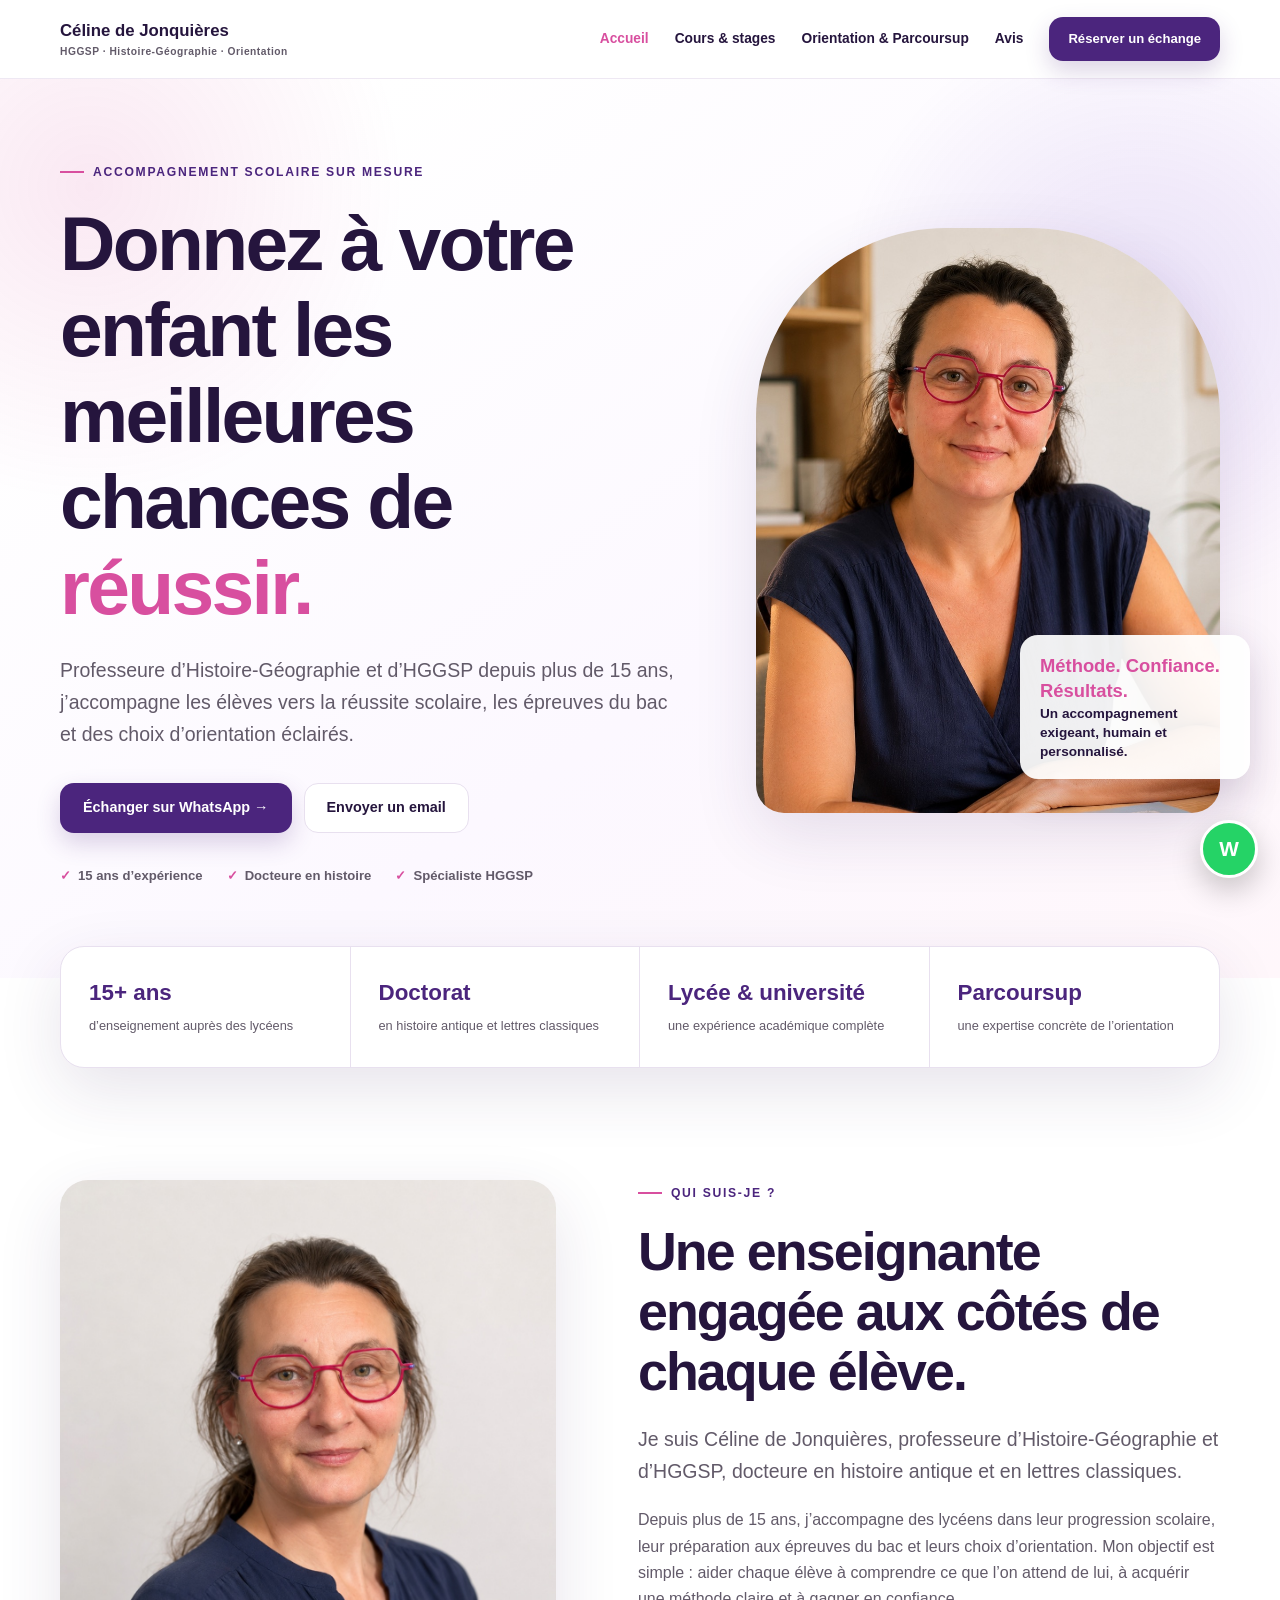
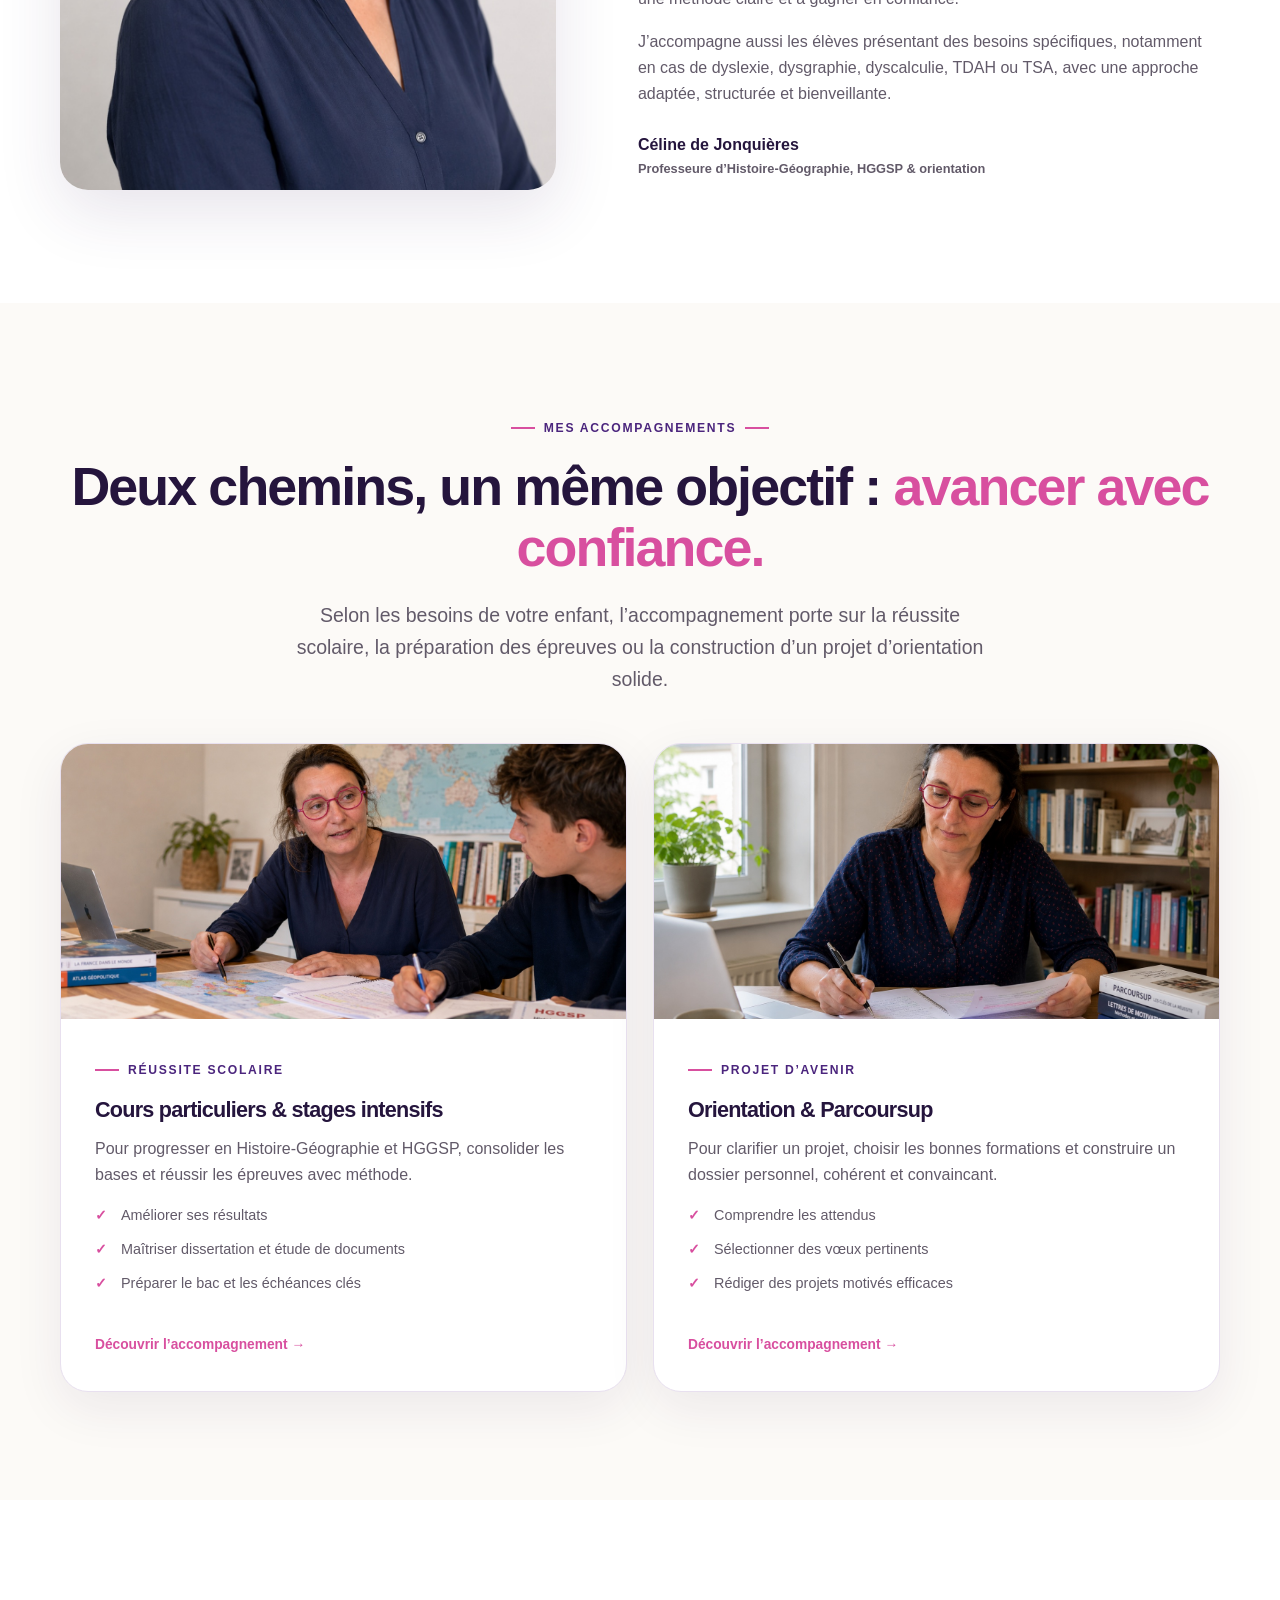
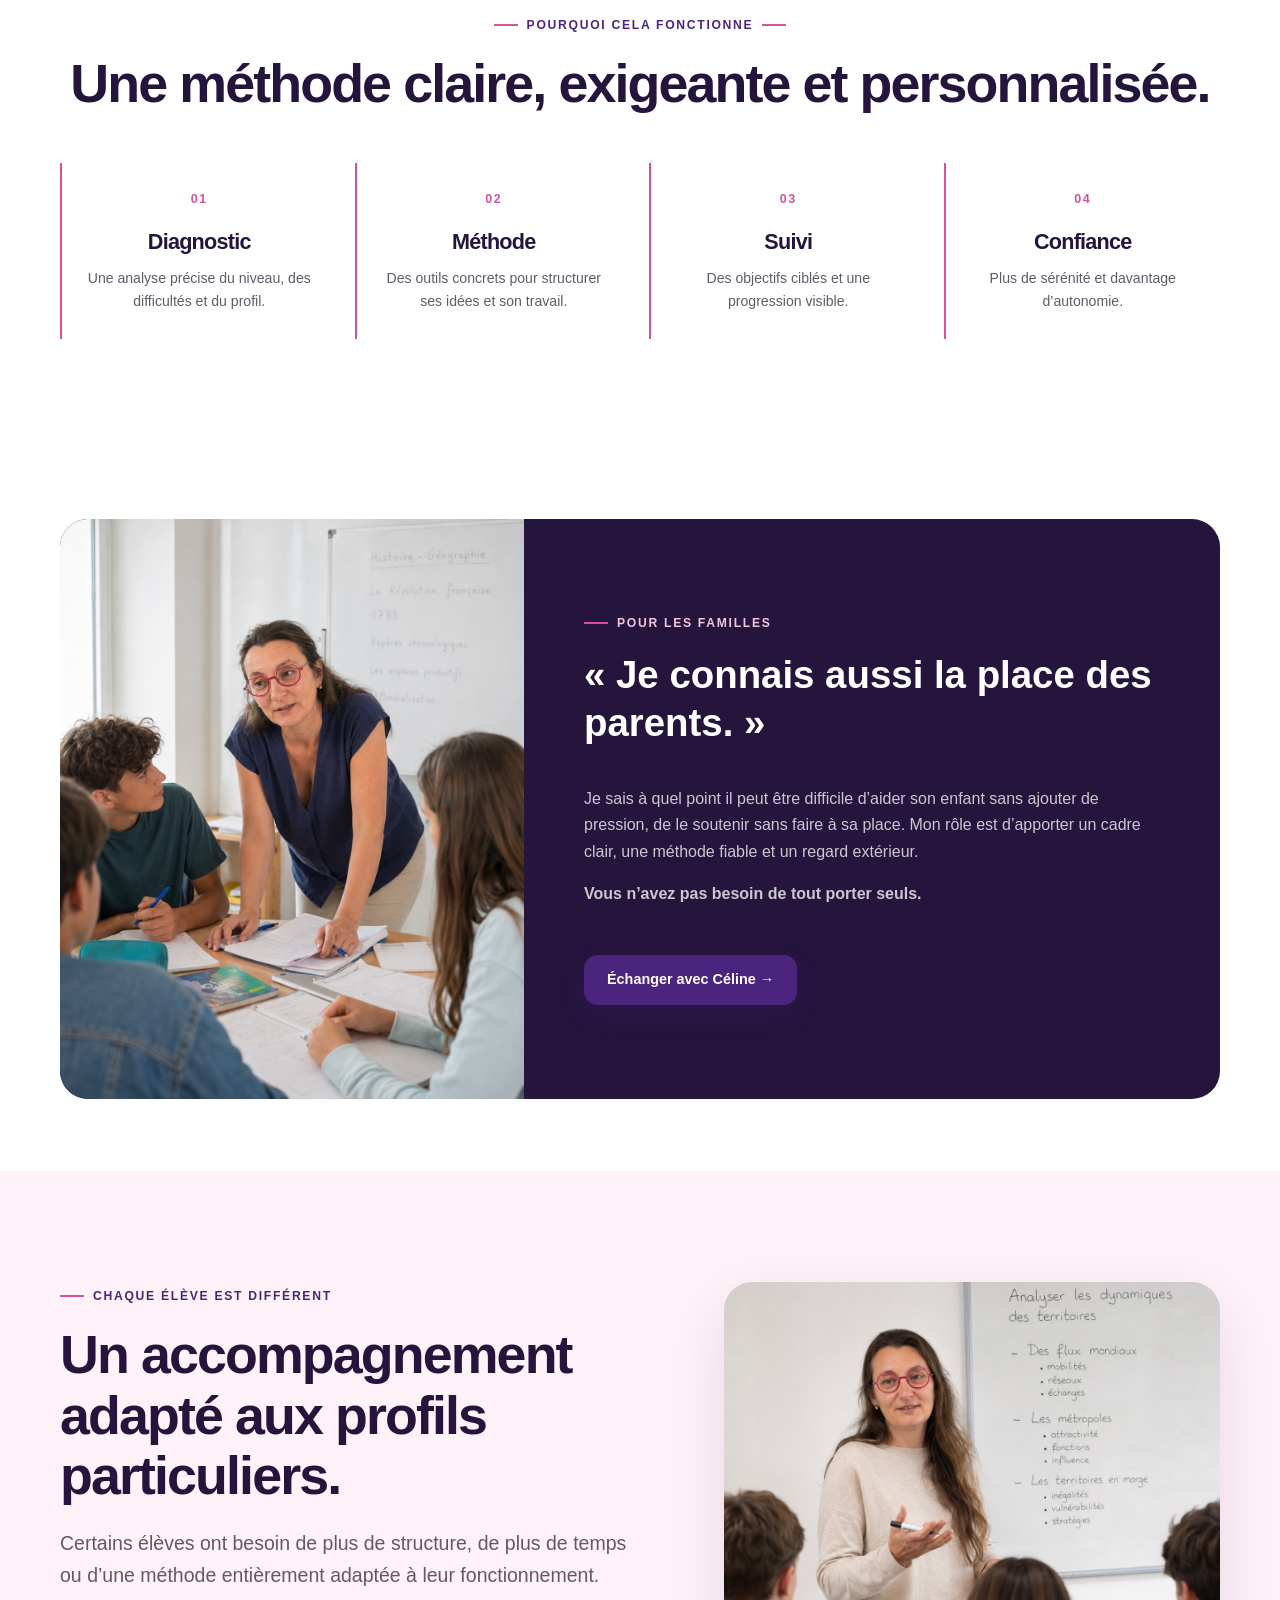
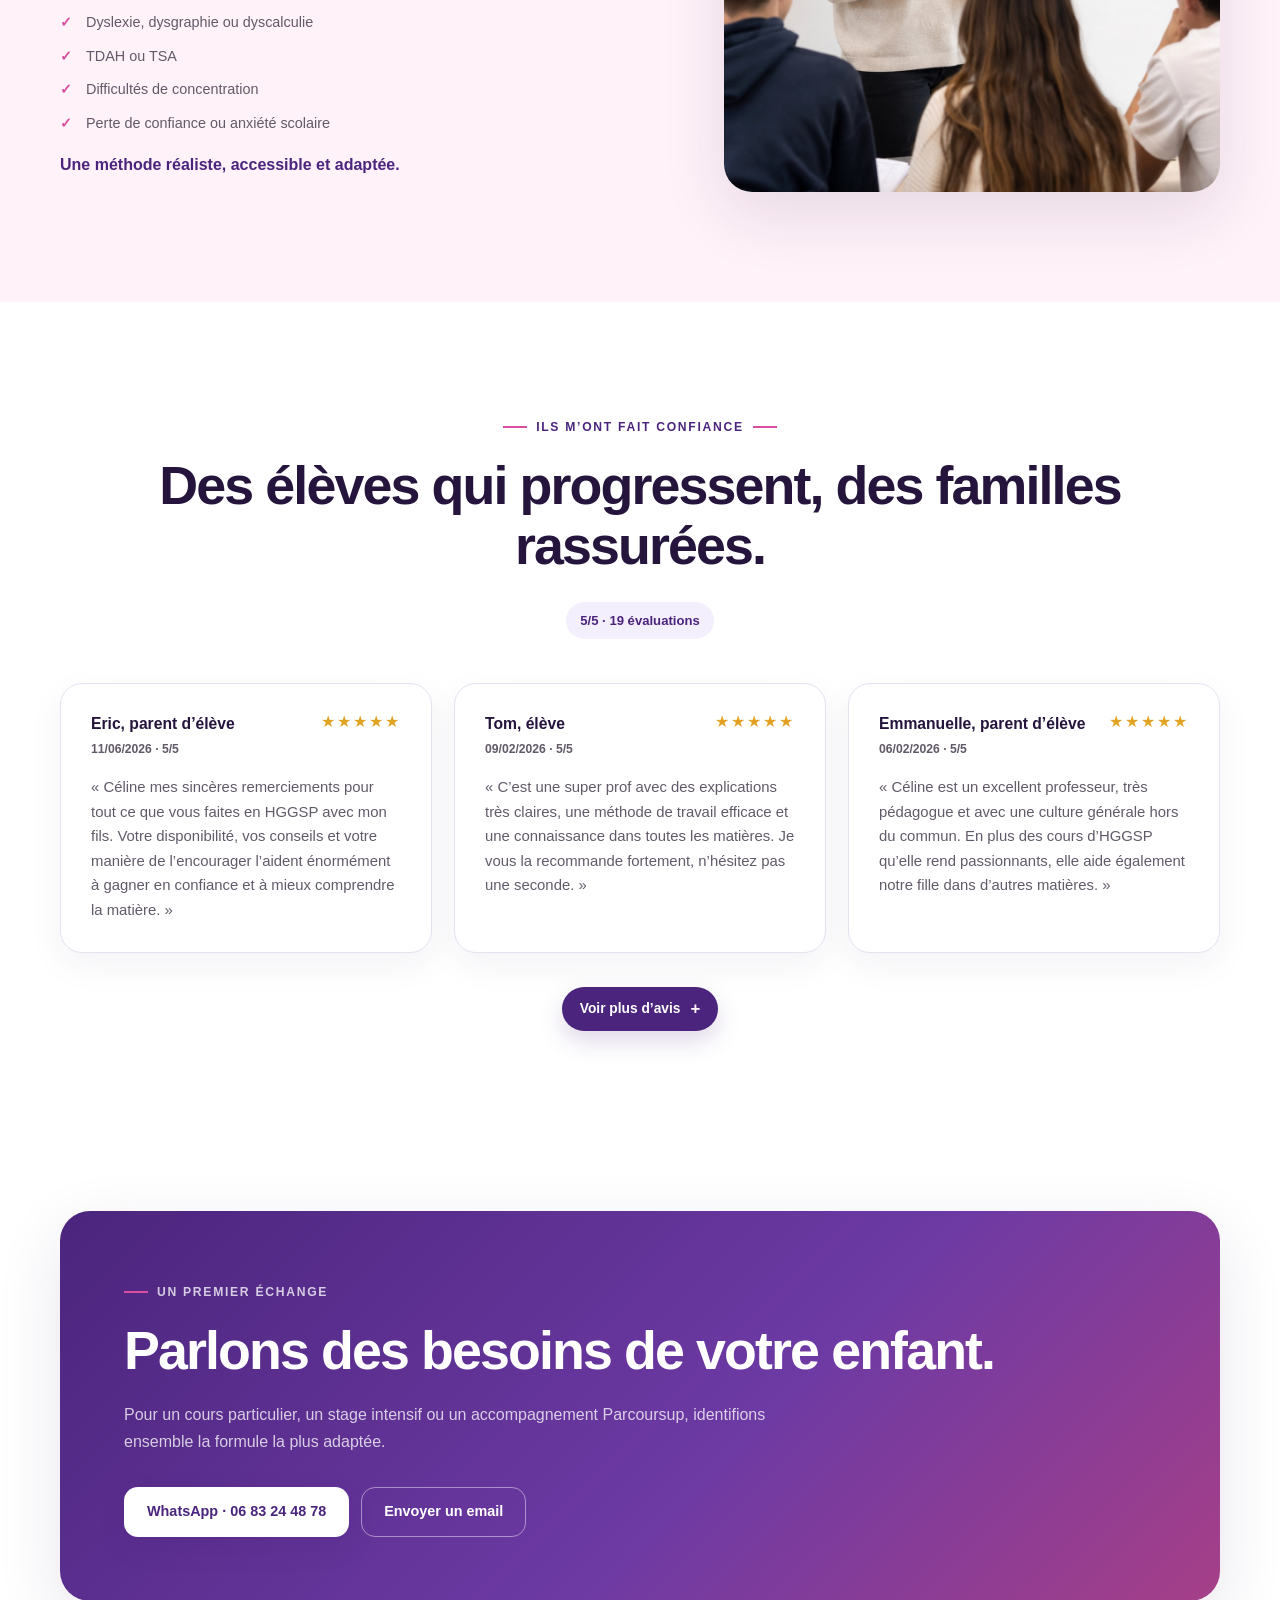
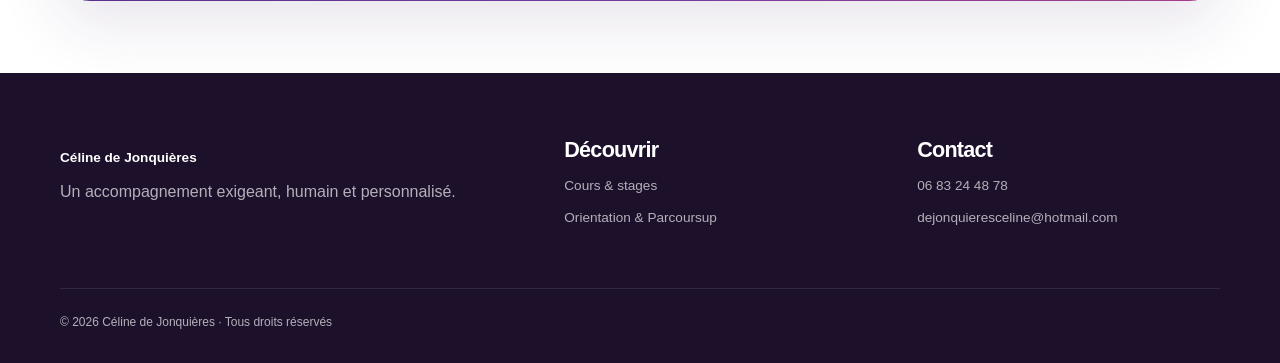
<file: index.html>
<!doctype html>
<html lang="fr">
<head>
  <meta charset="utf-8">
  <meta name="viewport" content="width=device-width,initial-scale=1">
  <meta name="description" content="Céline de Jonquières accompagne les lycéens en Histoire-Géographie, HGGSP et dans leur orientation Parcoursup.">
  <title>Céline de Jonquières | HGGSP & Orientation</title>
  <link rel="stylesheet" href="styles.css">
</head>
<body>
  <header class="site-header">
    <nav class="nav container">
      <a class="brand" href="index.html"><span>Céline de Jonquières<span>HGGSP · Histoire-Géographie · Orientation</span></span></a>
      <button class="nav-toggle" aria-expanded="false" aria-label="Ouvrir le menu">☰</button>
      <div class="nav-links">
        <a class="active" href="index.html">Accueil</a>
        <a href="cours-particuliers.html">Cours & stages</a>
        <a href="orientation-parcoursup.html">Orientation & Parcoursup</a>
        <a href="#avis">Avis</a>
        <a class="btn small" href="https://wa.me/33683244878">Réserver un échange</a>
      </div>
    </nav>
  </header>

  <main>
    <section class="hero">
      <div class="container hero-grid">
        <div>
          <p class="eyebrow">Accompagnement scolaire sur mesure</p>
          <h1>Donnez à votre enfant les meilleures chances de <span class="accent">réussir.</span></h1>
          <p class="lead">Professeure d’Histoire-Géographie et d’HGGSP depuis plus de 15 ans, j’accompagne les élèves vers la réussite scolaire, les épreuves du bac et des choix d’orientation éclairés.</p>
          <div class="actions">
            <a class="btn" href="https://wa.me/33683244878">Échanger sur WhatsApp →</a>
            <a class="btn secondary" href="mailto:dejonquieresceline@hotmail.com">Envoyer un email</a>
          </div>
          <div class="trust-row"><span>15 ans d’expérience</span><span>Docteure en histoire</span><span>Spécialiste HGGSP</span></div>
        </div>
        <div class="hero-visual">
          <img class="hero-img landscape" src="assets/celine-bureau.jpg" alt="Céline de Jonquières à son bureau">
          <div class="float-card"><b>Méthode. Confiance. Résultats.</b>Un accompagnement exigeant, humain et personnalisé.</div>
        </div>
      </div>
    </section>

    <div class="proof-strip container">
      <div class="proof-grid">
        <div class="proof"><strong>15+ ans</strong><span>d’enseignement auprès des lycéens</span></div>
        <div class="proof"><strong>Doctorat</strong><span>en histoire antique et lettres classiques</span></div>
        <div class="proof"><strong>Lycée & université</strong><span>une expérience académique complète</span></div>
        <div class="proof"><strong>Parcoursup</strong><span>une expertise concrète de l’orientation</span></div>
      </div>
    </div>

    <section class="section" id="qui-suis-je">
      <div class="container split">
        <div class="split-media"><img src="assets/celine-portrait-trois-quarts.jpg" alt="Portrait de Céline de Jonquières de trois quarts"></div>
        <div>
          <p class="eyebrow">Qui suis-je ?</p>
          <h2>Une enseignante engagée aux côtés de chaque élève.</h2>
          <p class="lead">Je suis Céline de Jonquières, professeure d’Histoire-Géographie et d’HGGSP, docteure en histoire antique et en lettres classiques.</p>
          <p class="muted">Depuis plus de 15 ans, j’accompagne des lycéens dans leur progression scolaire, leur préparation aux épreuves du bac et leurs choix d’orientation. Mon objectif est simple : aider chaque élève à comprendre ce que l’on attend de lui, à acquérir une méthode claire et à gagner en confiance.</p>
          <p class="muted">J’accompagne aussi les élèves présentant des besoins spécifiques, notamment en cas de dyslexie, dysgraphie, dyscalculie, TDAH ou TSA, avec une approche adaptée, structurée et bienveillante.</p>
          <p class="signature">Céline de Jonquières<span>Professeure d’Histoire-Géographie, HGGSP & orientation</span></p>
        </div>
      </div>
    </section>

    <section class="section soft">
      <div class="container">
        <div class="center">
          <p class="eyebrow">Mes accompagnements</p>
          <h2>Deux chemins, un même objectif : <span class="accent">avancer avec confiance.</span></h2>
          <p class="lead">Selon les besoins de votre enfant, l’accompagnement porte sur la réussite scolaire, la préparation des épreuves ou la construction d’un projet d’orientation solide.</p>
        </div>
        <div class="offer-grid">
          <article class="offer">
            <img src="assets/celine-cours-particulier.jpg" alt="Céline de Jonquières donnant un cours particulier à un élève">
            <div class="offer-body">
              <p class="eyebrow">Réussite scolaire</p>
              <h3>Cours particuliers & stages intensifs</h3>
              <p class="muted">Pour progresser en Histoire-Géographie et HGGSP, consolider les bases et réussir les épreuves avec méthode.</p>
              <ul><li>Améliorer ses résultats</li><li>Maîtriser dissertation et étude de documents</li><li>Préparer le bac et les échéances clés</li></ul>
              <a class="card-link" href="cours-particuliers.html">Découvrir l’accompagnement →</a>
            </div>
          </article>
          <article class="offer">
            <img src="assets/celine-parcoursup.jpg" alt="Céline de Jonquières préparant des dossiers Parcoursup">
            <div class="offer-body">
              <p class="eyebrow">Projet d’avenir</p>
              <h3>Orientation & Parcoursup</h3>
              <p class="muted">Pour clarifier un projet, choisir les bonnes formations et construire un dossier personnel, cohérent et convaincant.</p>
              <ul><li>Comprendre les attendus</li><li>Sélectionner des vœux pertinents</li><li>Rédiger des projets motivés efficaces</li></ul>
              <a class="card-link" href="orientation-parcoursup.html">Découvrir l’accompagnement →</a>
            </div>
          </article>
        </div>
      </div>
    </section>

    <section class="section">
      <div class="container center">
        <p class="eyebrow">Pourquoi cela fonctionne</p>
        <h2>Une méthode claire, exigeante et personnalisée.</h2>
        <div class="process">
          <article class="step"><h3>Diagnostic</h3><p>Une analyse précise du niveau, des difficultés et du profil.</p></article>
          <article class="step"><h3>Méthode</h3><p>Des outils concrets pour structurer ses idées et son travail.</p></article>
          <article class="step"><h3>Suivi</h3><p>Des objectifs ciblés et une progression visible.</p></article>
          <article class="step"><h3>Confiance</h3><p>Plus de sérénité et davantage d’autonomie.</p></article>
        </div>
      </div>
    </section>

    <section class="section-sm">
      <div class="container quote-block">
        <img src="assets/celine-groupe.jpg" alt="Céline de Jonquières échangeant avec des élèves">
        <div class="quote-copy">
          <p class="eyebrow">Pour les familles</p>
          <p class="big-quote">« Je connais aussi la place des parents. »</p>
          <p>Je sais à quel point il peut être difficile d’aider son enfant sans ajouter de pression, de le soutenir sans faire à sa place. Mon rôle est d’apporter un cadre clair, une méthode fiable et un regard extérieur.</p>
          <p><strong>Vous n’avez pas besoin de tout porter seuls.</strong></p>
          <div class="actions"><a class="btn" href="https://wa.me/33683244878">Échanger avec Céline →</a></div>
        </div>
      </div>
    </section>

    <section class="section pink-soft">
      <div class="container split reverse">
        <div class="split-media short"><img src="assets/celine-classe.jpg" alt="Céline de Jonquières donnant un cours d'HGGSP"></div>
        <div>
          <p class="eyebrow">Chaque élève est différent</p>
          <h2>Un accompagnement adapté aux profils particuliers.</h2>
          <p class="lead">Certains élèves ont besoin de plus de structure, de plus de temps ou d’une méthode entièrement adaptée à leur fonctionnement.</p>
          <ul class="check-list"><li>Dyslexie, dysgraphie ou dyscalculie</li><li>TDAH ou TSA</li><li>Difficultés de concentration</li><li>Perte de confiance ou anxiété scolaire</li></ul>
          <p class="kicker">Une méthode réaliste, accessible et adaptée.</p>
        </div>
      </div>
    </section>

    <section class="section" id="avis">
      <div class="container center">
        <p class="eyebrow">Ils m’ont fait confiance</p>
        <h2>Des élèves qui progressent, des familles rassurées.</h2>
        <p class="review-score">5/5 · 19 évaluations</p>

        <div class="testimonials">
          <article class="testimonial">
            <div class="review-head"><div><strong>Eric, parent d’élève</strong><small>11/06/2026 · 5/5</small></div><div class="stars">★★★★★</div></div>
            <p>« Céline mes sincères remerciements pour tout ce que vous faites en HGGSP avec mon fils. Votre disponibilité, vos conseils et votre manière de l’encourager l’aident énormément à gagner en confiance et à mieux comprendre la matière. »</p>
          </article>
          <article class="testimonial">
            <div class="review-head"><div><strong>Tom, élève</strong><small>09/02/2026 · 5/5</small></div><div class="stars">★★★★★</div></div>
            <p>« C’est une super prof avec des explications très claires, une méthode de travail efficace et une connaissance dans toutes les matières. Je vous la recommande fortement, n’hésitez pas une seconde. »</p>
          </article>
          <article class="testimonial">
            <div class="review-head"><div><strong>Emmanuelle, parent d’élève</strong><small>06/02/2026 · 5/5</small></div><div class="stars">★★★★★</div></div>
            <p>« Céline est un excellent professeur, très pédagogue et avec une culture générale hors du commun. En plus des cours d’HGGSP qu’elle rend passionnants, elle aide également notre fille dans d’autres matières. »</p>
          </article>
        </div>

        <details class="reviews-more">
          <summary>Voir plus d’avis</summary>
          <div class="reviews-extra">
            <div class="testimonials reviews-expanded">
              <article class="testimonial"><div class="review-head"><div><strong>Dina, élève</strong><small>31/03/2026 · 5/5</small></div><div class="stars">★★★★★</div></div><p>« Céline est une enseignante de HGGSP exceptionnelle ! La méthodologie, claire et structurée, rend les concepts complexes accessibles. La manière d’expliquer est directe, simple à comprendre. »</p></article>
              <article class="testimonial"><div class="review-head"><div><strong>Pascale, parent d’élève</strong><small>23/02/2026 · 5/5</small></div><div class="stars">★★★★★</div></div><p>« Merci à Céline pour son excellente pédagogie, soulignée par mon fils lui-même, ainsi que pour sa disponibilité et son adaptation aux besoins de l’élève. »</p></article>
              <article class="testimonial"><div class="review-head"><div><strong>Olivia, parent d’élève</strong><small>12/06/2025 · 5/5</small></div><div class="stars">★★★★★</div></div><p>« Nous sommes très reconnaissants à Céline pour son excellent accompagnement dans la préparation du bac HGGSP de notre fils. Elle a su expliquer les notions complexes avec clarté, adapter ses cours à ses besoins et lui redonner confiance. »</p></article>
              <article class="testimonial"><div class="review-head"><div><strong>Josiane, parent d’élève</strong><small>17/02/2025 · 5/5</small></div><div class="stars">★★★★★</div></div><p>« Céline est une très bonne professeure d’HGGSP et d’histoire-géographie. Elle s’est adaptée aux difficultés de ma fille et a su l’aider à avancer. Pédagogue et passionnée, elle met tout en œuvre pour la réussite de ses élèves. »</p></article>
              <article class="testimonial"><div class="review-head"><div><strong>Cyril, parent d’élève</strong><small>01/06/2024 · 5/5</small></div><div class="stars">★★★★★</div></div><p>« Professeure très impliquée et professionnelle ! »</p></article>
            </div>

            <div class="review-separator"><span></span><strong>Recommandations</strong><span></span></div>
            <h3 class="review-subtitle">Mes recommandations</h3>
            <div class="testimonials recommendations-grid">
              <article class="testimonial"><div class="review-head"><div><strong>Marion, élève</strong><small>04/06/2025</small></div></div><p>« Céline de Jonquières a été ma professeur de HGGSP pendant 2 ans. Sa méthode de travail et d’apprentissage est excellente et variée. Elle fait du mieux qu’elle peut pour que vous réussissiez et elle vous tire vers le haut dans la joie et la bonne humeur. »</p></article>
              <article class="testimonial"><div class="review-head"><div><strong>Garance, élève</strong><small>04/06/2025</small></div></div><p>« Céline de Jonquières est la meilleure professeure que je n’ai jamais eue et je pèse mes mots. Elle est d’une culture impressionnante et unique, claire et précise dans ses explications, et de très bon conseil. »</p></article>
              <article class="testimonial"><div class="review-head"><div><strong>Ines, élève</strong><small>04/06/2025</small></div></div><p>« Cette professeure est la meilleure que j’ai eue de toute ma scolarité. Sa façon d’enseigner est très pédagogue et m’a permis de m’améliorer de façon exponentielle. »</p></article>
              <article class="testimonial"><div class="review-head"><div><strong>Myrtille, élève</strong><small>04/06/2025</small></div></div><p>« Elle est passionnée par ce qu’elle enseigne, elle prend le temps d’expliquer plusieurs fois et de différentes manières lorsqu’un élève ne comprend pas. Ses cours sont ludiques, originaux et très clairs. »</p></article>
              <article class="testimonial"><div class="review-head"><div><strong>Nicolas, parent d’élève</strong><small>31/05/2024</small></div></div><p>« Mme de Jonquières a été une ressource incroyable pour accompagner notre fille dans son orientation. Elle l’a accompagnée dans le choix final, le dossier Parcoursup puis la préparation des oraux d’admission. »</p></article>
              <article class="testimonial"><div class="review-head"><div><strong>Nathalie, parent d’élève</strong><small>30/05/2024</small></div></div><p>« Céline est une formidable accompagnatrice. Elle sait valoriser l’élève et l’encourager tout en rendant les savoirs marquants et vivants. »</p></article>
              <article class="testimonial"><div class="review-head"><div><strong>Alix, élève</strong><small>27/05/2024</small></div></div><p>« Madame de Jonquières est une professeure géniale que j’ai eue la chance d’avoir en 1ère et en Terminale. Sa passion pour l’enseignement rend les cours captivants et accessibles à tous. »</p></article>
              <article class="testimonial"><div class="review-head"><div><strong>Claire, proche d’élève</strong><small>26/05/2024</small></div></div><p>« Céline a conseillé à plusieurs reprises ma nièce et l’a accompagnée dans sa scolarité. J’admire la patience qu’elle met au service de l’apprentissage de ses élèves. »</p></article>
              <article class="testimonial"><div class="review-head"><div><strong>Jules, élève</strong><small>13/05/2024</small></div></div><p>« J’ai eu la chance d’avoir Céline comme professeur pendant 2 ans et je ne peux que recommander son énergie et son engagement envers ses élèves. Elle donne envie d’apprendre et de réussir. »</p></article>
              <article class="testimonial"><div class="review-head"><div><strong>Theophile, élève</strong><small>13/05/2024</small></div></div><p>« Avoir Mme de Jonquières a été l’une des meilleures choses qui me soit arrivée durant mes années de lycée. Elle fait preuve d’une grande originalité dans ses méthodes, d’une culture significative et d’une pédagogie incomparable. »</p></article>
              <article class="testimonial"><div class="review-head"><div><strong>Lucas, élève</strong><small>13/05/2024</small></div></div><p>« Passionnée et passionnante, Céline offre un cours rythmé et dynamique permettant de trouver de l’intérêt dans les cours et de comprendre les grands sujets du programme. »</p></article>
            </div>
          </div>
        </details>
      </div>
    </section>

    <section class="section-sm">
      <div class="container cta-box">
        <p class="eyebrow">Un premier échange</p>
        <h2>Parlons des besoins de votre enfant.</h2>
        <p>Pour un cours particulier, un stage intensif ou un accompagnement Parcoursup, identifions ensemble la formule la plus adaptée.</p>
        <div class="actions"><a class="btn" href="https://wa.me/33683244878">WhatsApp · 06 83 24 48 78</a><a class="btn secondary" href="mailto:dejonquieresceline@hotmail.com">Envoyer un email</a></div>
      </div>
    </section>
  </main>

  <footer class="site-footer">
    <div class="container footer-grid">
      <div><a class="brand" href="index.html"><span>Céline de Jonquières</span></a><p>Un accompagnement exigeant, humain et personnalisé.</p></div>
      <div><h3>Découvrir</h3><a href="cours-particuliers.html">Cours & stages</a><a href="orientation-parcoursup.html">Orientation & Parcoursup</a></div>
      <div><h3>Contact</h3><a href="tel:+33683244878">06 83 24 48 78</a><a href="mailto:dejonquieresceline@hotmail.com">dejonquieresceline@hotmail.com</a></div>
    </div>
    <div class="container copyright">© 2026 Céline de Jonquières · Tous droits réservés</div>
  </footer>
  <a class="whatsapp" href="https://wa.me/33683244878" aria-label="WhatsApp">W</a>
  <script src="script.js"></script>
</body>
</html>
</file>
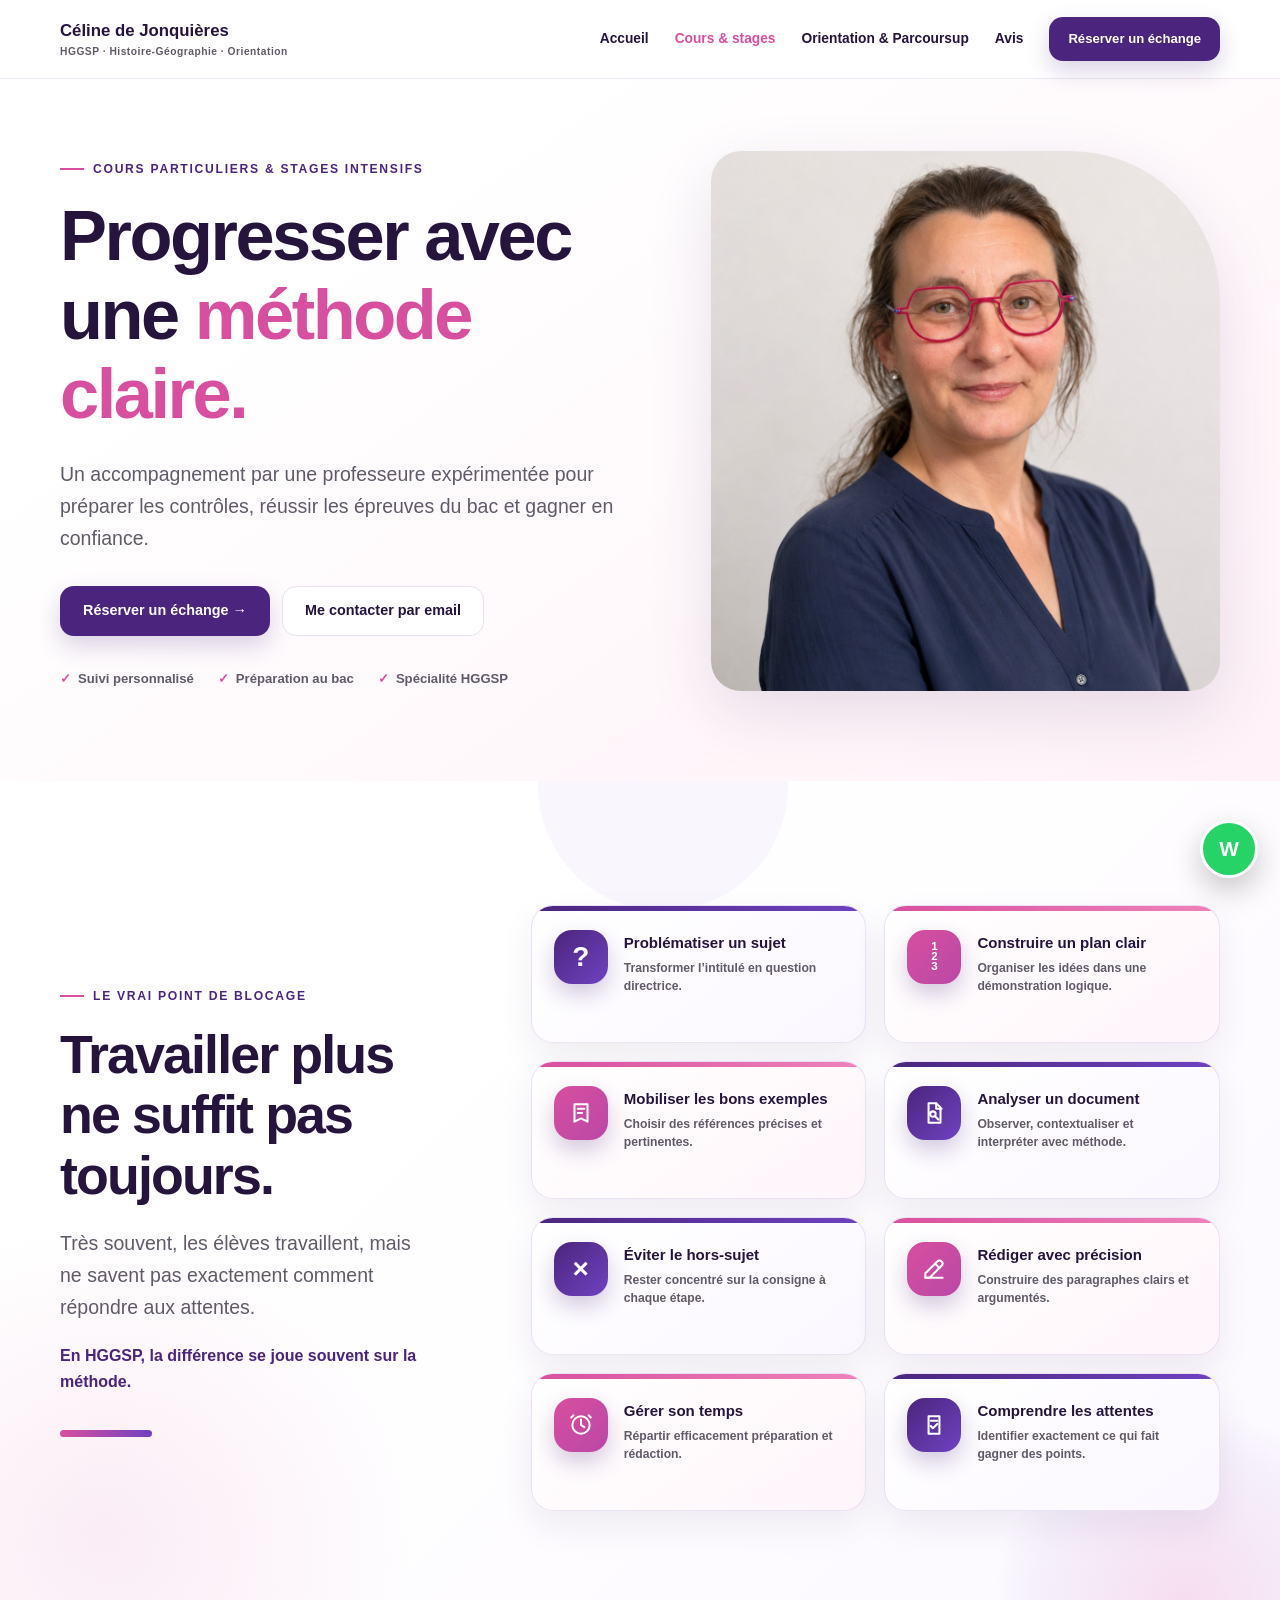
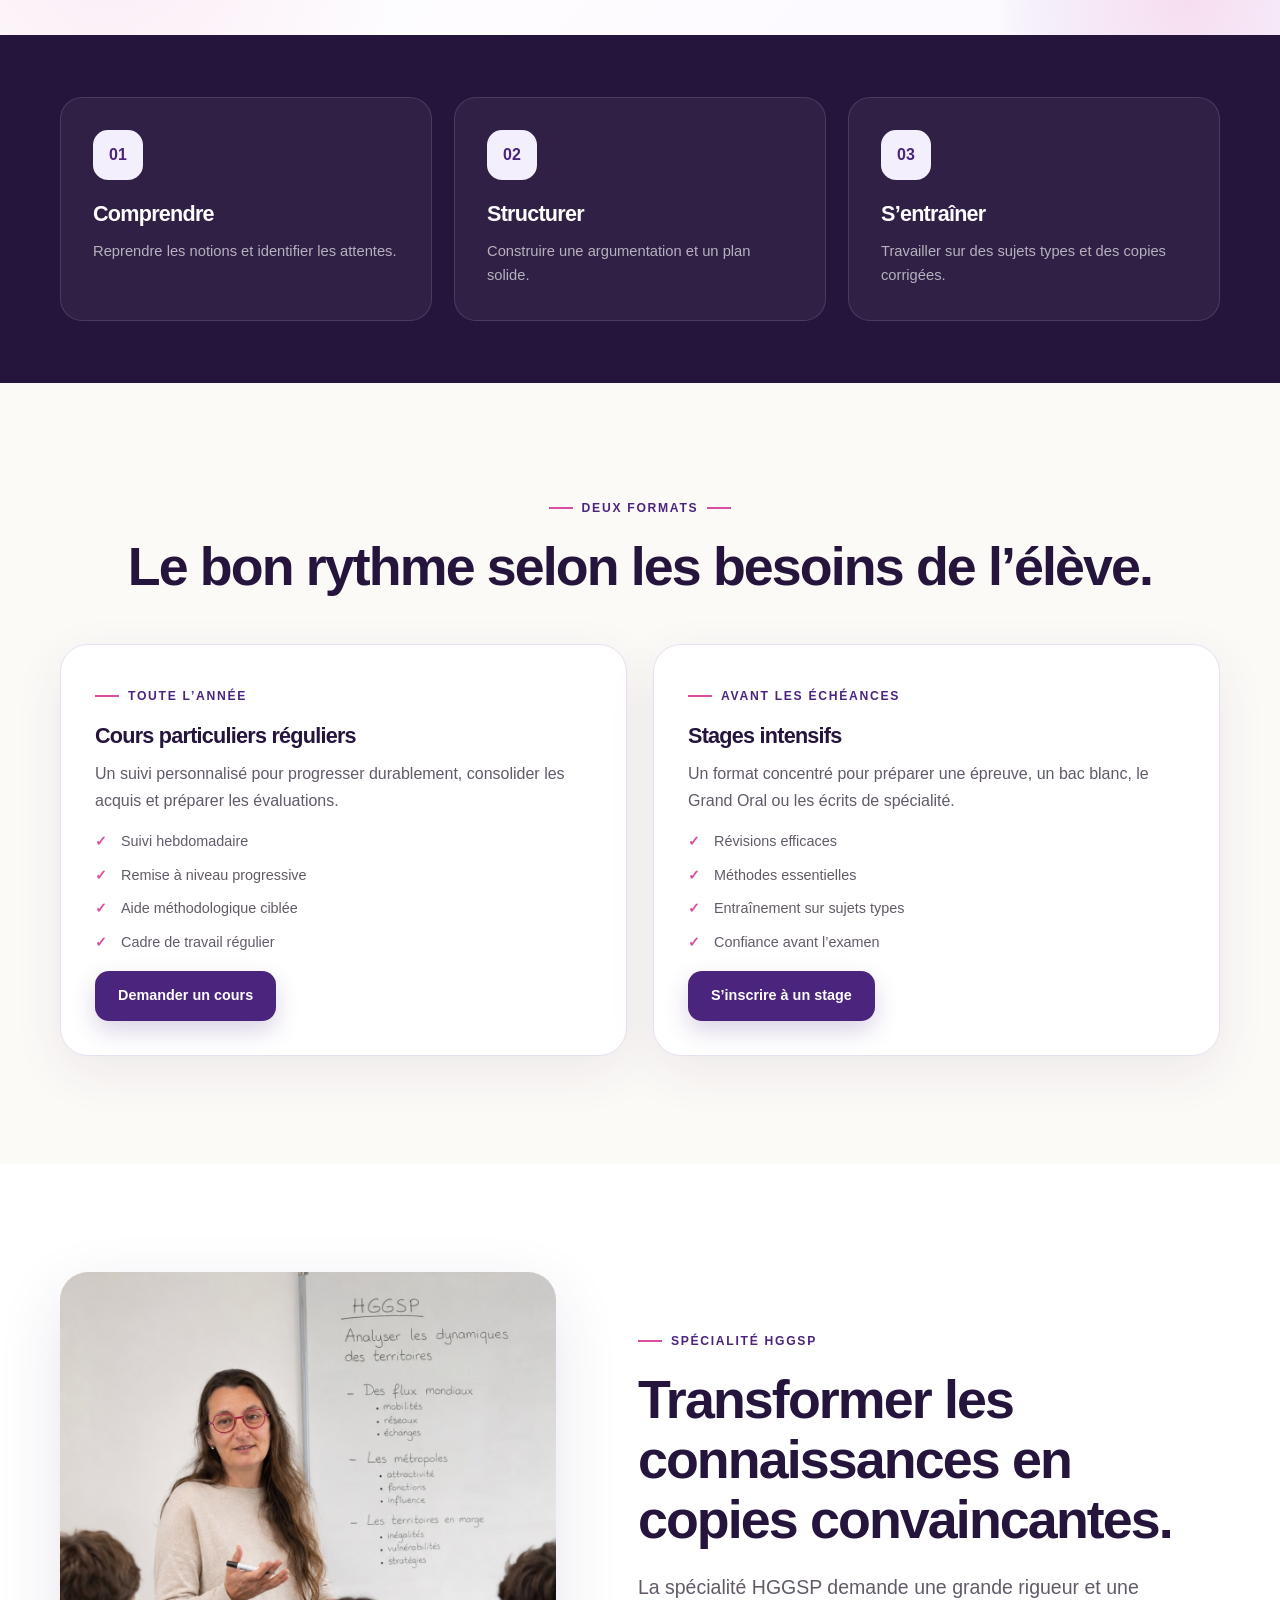
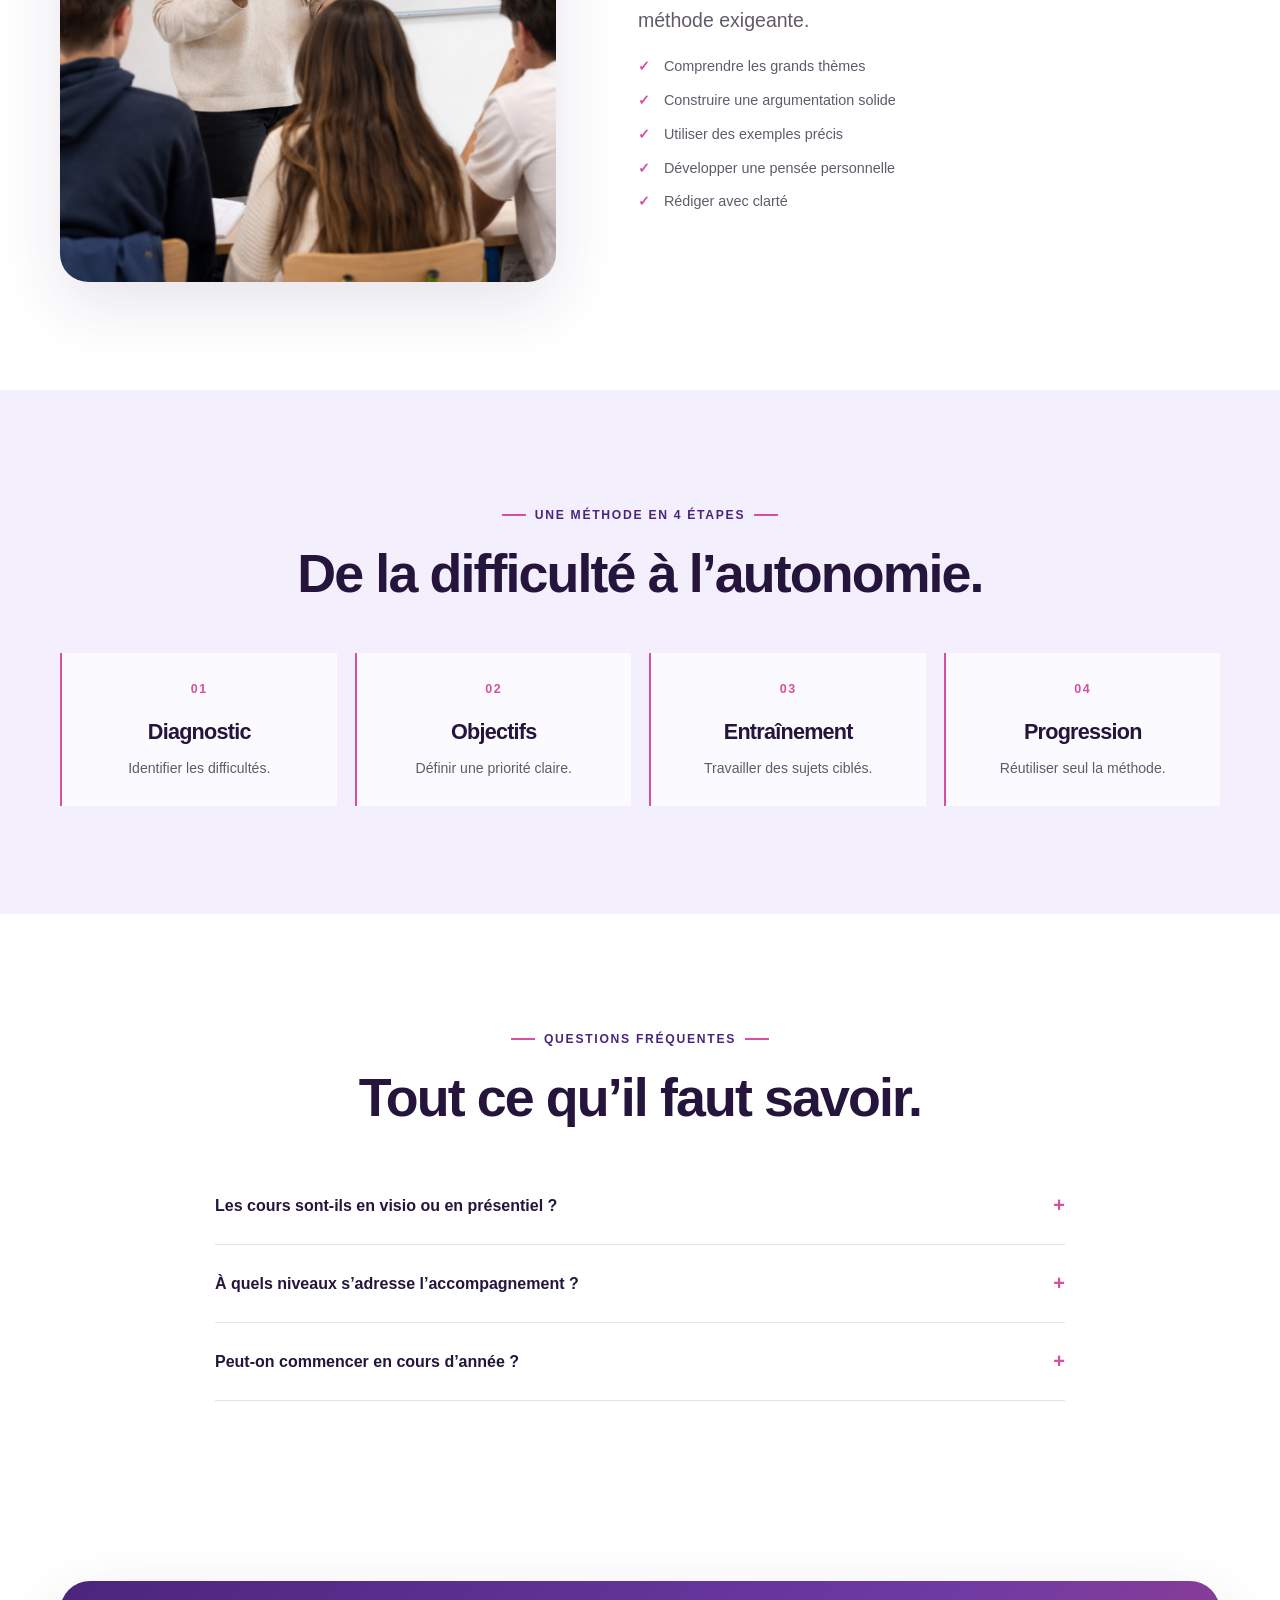
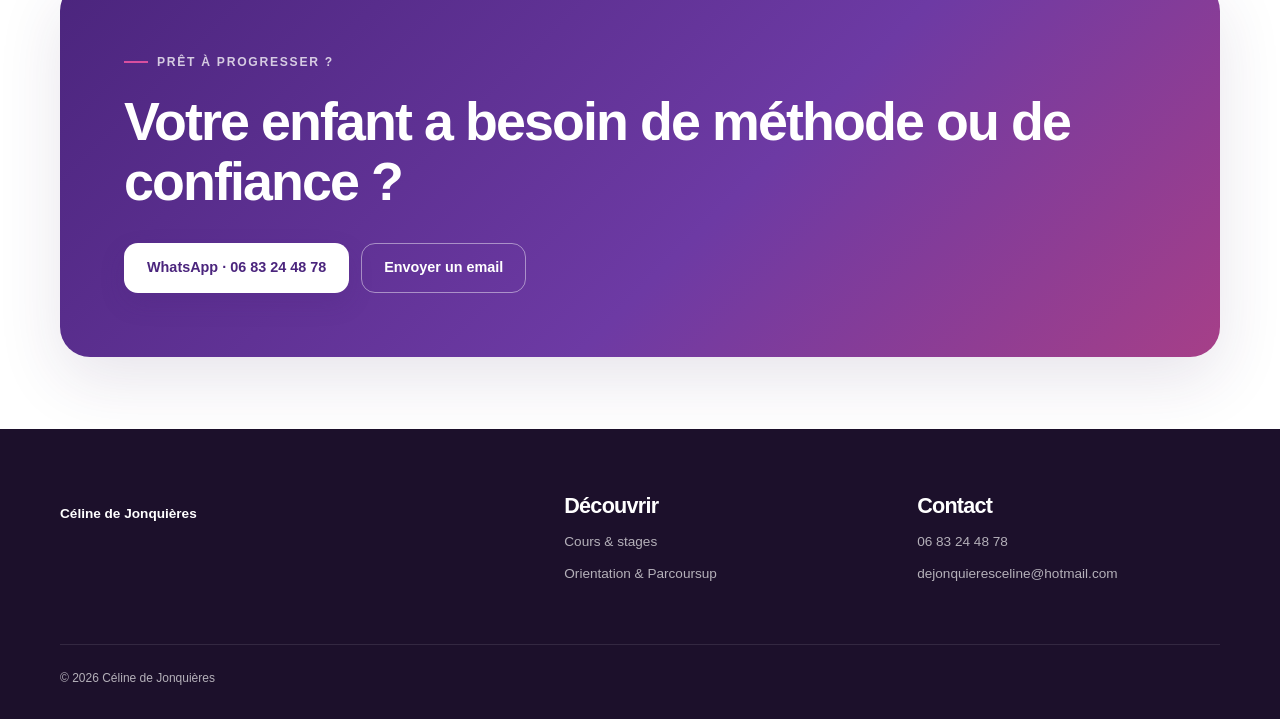
<file: cours-particuliers.html>
<!doctype html><html lang="fr"><head><meta charset="utf-8"><meta name="viewport" content="width=device-width,initial-scale=1"><title>Cours particuliers & stages | Céline de Jonquières</title><link rel="stylesheet" href="styles.css"></head><body>
<header class="site-header"><nav class="nav container"><a class="brand" href="index.html"><span>Céline de Jonquières<span>HGGSP · Histoire-Géographie · Orientation</span></span></a><button class="nav-toggle" aria-expanded="false" aria-label="Ouvrir le menu">☰</button><div class="nav-links"><a href="index.html">Accueil</a><a class="active" href="cours-particuliers.html">Cours & stages</a><a href="orientation-parcoursup.html">Orientation & Parcoursup</a><a href="index.html#avis">Avis</a><a class="btn small" href="https://wa.me/33683244878">Réserver un échange</a></div></nav></header><main>
<section class="page-hero"><div class="container page-hero-grid"><div><p class="eyebrow">Cours particuliers & stages intensifs</p><h1>Progresser avec une <span class="accent">méthode claire.</span></h1><p class="lead">Un accompagnement par une professeure expérimentée pour préparer les contrôles, réussir les épreuves du bac et gagner en confiance.</p><div class="actions"><a class="btn" href="https://wa.me/33683244878">Réserver un échange →</a><a class="btn secondary" href="mailto:dejonquieresceline@hotmail.com">Me contacter par email</a></div><div class="trust-row"><span>Suivi personnalisé</span><span>Préparation au bac</span><span>Spécialité HGGSP</span></div></div><img src="assets/celine-portrait-trois-quarts.jpg" alt="Portrait de Céline de Jonquières"></div></section>
<section class="section problem-section"><div class="container problem-grid"><div class="problem-intro"><p class="eyebrow">Le vrai point de blocage</p><h2>Travailler plus ne suffit pas toujours.</h2><p class="lead">Très souvent, les élèves travaillent, mais ne savent pas exactement comment répondre aux attentes.</p><p class="kicker">En HGGSP, la différence se joue souvent sur la méthode.</p></div><ul class="problem-list"><li><span class="problem-icon"><span class="icon-glyph">?</span></span><span class="problem-copy"><strong>Problématiser un sujet</strong><small>Transformer l’intitulé en question directrice.</small></span></li><li><span class="problem-icon"><span class="icon-stack"><b>1</b><b>2</b><b>3</b></span></span><span class="problem-copy"><strong>Construire un plan clair</strong><small>Organiser les idées dans une démonstration logique.</small></span></li><li><span class="problem-icon"><svg aria-hidden="true" viewBox="0 0 24 24"><path d="M6 4h12v16l-6-3-6 3z"/><path d="M9 8h6"/><path d="M9 12h4"/></svg></span><span class="problem-copy"><strong>Mobiliser les bons exemples</strong><small>Choisir des références précises et pertinentes.</small></span></li><li><span class="problem-icon"><svg aria-hidden="true" viewBox="0 0 24 24"><path d="M7 3h7l4 4v14H7z"/><path d="M14 3v5h5"/><circle cx="11" cy="13" r="2.5"/><path d="m13 15 3 3"/></svg></span><span class="problem-copy"><strong>Analyser un document</strong><small>Observer, contextualiser et interpréter avec méthode.</small></span></li><li><span class="problem-icon"><span class="icon-glyph">×</span></span><span class="problem-copy"><strong>Éviter le hors-sujet</strong><small>Rester concentré sur la consigne à chaque étape.</small></span></li><li><span class="problem-icon"><svg aria-hidden="true" viewBox="0 0 24 24"><path d="M4 20h4l11-11a2.8 2.8 0 0 0-4-4L4 16z"/><path d="m13 7 4 4"/><path d="M4 20h16"/></svg></span><span class="problem-copy"><strong>Rédiger avec précision</strong><small>Construire des paragraphes clairs et argumentés.</small></span></li><li><span class="problem-icon"><svg aria-hidden="true" viewBox="0 0 24 24"><circle cx="12" cy="12" r="8"/><path d="M12 7v5l3 2"/><path d="M5 3 3 5"/><path d="M19 3l2 2"/></svg></span><span class="problem-copy"><strong>Gérer son temps</strong><small>Répartir efficacement préparation et rédaction.</small></span></li><li><span class="problem-icon"><svg aria-hidden="true" viewBox="0 0 24 24"><path d="M7 4h10v16H7z"/><path d="M9 8h6"/><path d="m9 13 2 2 4-4"/></svg></span><span class="problem-copy"><strong>Comprendre les attentes</strong><small>Identifier exactement ce qui fait gagner des points.</small></span></li></ul></div></section>
<section class="feature-band"><div class="container cards"><article class="card"><div class="icon">01</div><h3>Comprendre</h3><p>Reprendre les notions et identifier les attentes.</p></article><article class="card"><div class="icon">02</div><h3>Structurer</h3><p>Construire une argumentation et un plan solide.</p></article><article class="card"><div class="icon">03</div><h3>S’entraîner</h3><p>Travailler sur des sujets types et des copies corrigées.</p></article></div></section>
<section class="section soft"><div class="container"><div class="center"><p class="eyebrow">Deux formats</p><h2>Le bon rythme selon les besoins de l’élève.</h2></div><div class="offer-grid"><article class="offer"><div class="offer-body"><p class="eyebrow">Toute l’année</p><h3>Cours particuliers réguliers</h3><p class="muted">Un suivi personnalisé pour progresser durablement, consolider les acquis et préparer les évaluations.</p><ul><li>Suivi hebdomadaire</li><li>Remise à niveau progressive</li><li>Aide méthodologique ciblée</li><li>Cadre de travail régulier</li></ul><a class="btn" href="https://wa.me/33683244878">Demander un cours</a></div></article><article class="offer"><div class="offer-body"><p class="eyebrow">Avant les échéances</p><h3>Stages intensifs</h3><p class="muted">Un format concentré pour préparer une épreuve, un bac blanc, le Grand Oral ou les écrits de spécialité.</p><ul><li>Révisions efficaces</li><li>Méthodes essentielles</li><li>Entraînement sur sujets types</li><li>Confiance avant l’examen</li></ul><a class="btn" href="https://wa.me/33683244878">S’inscrire à un stage</a></div></article></div></div></section>
<section class="section"><div class="container split"><div class="split-media"><img src="assets/celine-classe.jpg" alt="Céline de Jonquières enseignant la spécialité HGGSP"></div><div><p class="eyebrow">Spécialité HGGSP</p><h2>Transformer les connaissances en copies convaincantes.</h2><p class="lead">La spécialité HGGSP demande une grande rigueur et une méthode exigeante.</p><ul class="check-list"><li>Comprendre les grands thèmes</li><li>Construire une argumentation solide</li><li>Utiliser des exemples précis</li><li>Développer une pensée personnelle</li><li>Rédiger avec clarté</li></ul></div></div></section>
<section class="section lavender"><div class="container center"><p class="eyebrow">Une méthode en 4 étapes</p><h2>De la difficulté à l’autonomie.</h2><div class="process"><article class="step"><h3>Diagnostic</h3><p>Identifier les difficultés.</p></article><article class="step"><h3>Objectifs</h3><p>Définir une priorité claire.</p></article><article class="step"><h3>Entraînement</h3><p>Travailler des sujets ciblés.</p></article><article class="step"><h3>Progression</h3><p>Réutiliser seul la méthode.</p></article></div></div></section>
<section class="section"><div class="container center"><p class="eyebrow">Questions fréquentes</p><h2>Tout ce qu’il faut savoir.</h2><div class="faq"><div class="faq-item"><button class="faq-button">Les cours sont-ils en visio ou en présentiel ?<span>+</span></button><div class="faq-answer">Les deux formats peuvent être envisagés selon les besoins, l’organisation et la localisation de l’élève.</div></div><div class="faq-item"><button class="faq-button">À quels niveaux s’adresse l’accompagnement ?<span>+</span></button><div class="faq-answer">Principalement aux lycéens en seconde, première et terminale, avec une attention particulière pour la spécialité HGGSP.</div></div><div class="faq-item"><button class="faq-button">Peut-on commencer en cours d’année ?<span>+</span></button><div class="faq-answer">Oui, notamment avant une évaluation, un bac blanc ou une échéance importante.</div></div></div></div></section>
<section class="section-sm"><div class="container cta-box"><p class="eyebrow">Prêt à progresser ?</p><h2>Votre enfant a besoin de méthode ou de confiance ?</h2><div class="actions"><a class="btn" href="https://wa.me/33683244878">WhatsApp · 06 83 24 48 78</a><a class="btn secondary" href="mailto:dejonquieresceline@hotmail.com">Envoyer un email</a></div></div></section></main>
<footer class="site-footer"><div class="container footer-grid"><div><a class="brand" href="index.html"><span>Céline de Jonquières</span></a></div><div><h3>Découvrir</h3><a href="cours-particuliers.html">Cours & stages</a><a href="orientation-parcoursup.html">Orientation & Parcoursup</a></div><div><h3>Contact</h3><a href="tel:+33683244878">06 83 24 48 78</a><a href="mailto:dejonquieresceline@hotmail.com">dejonquieresceline@hotmail.com</a></div></div><div class="container copyright">© 2026 Céline de Jonquières</div></footer><a class="whatsapp" href="https://wa.me/33683244878">W</a><script src="script.js"></script></body></html>
</file>
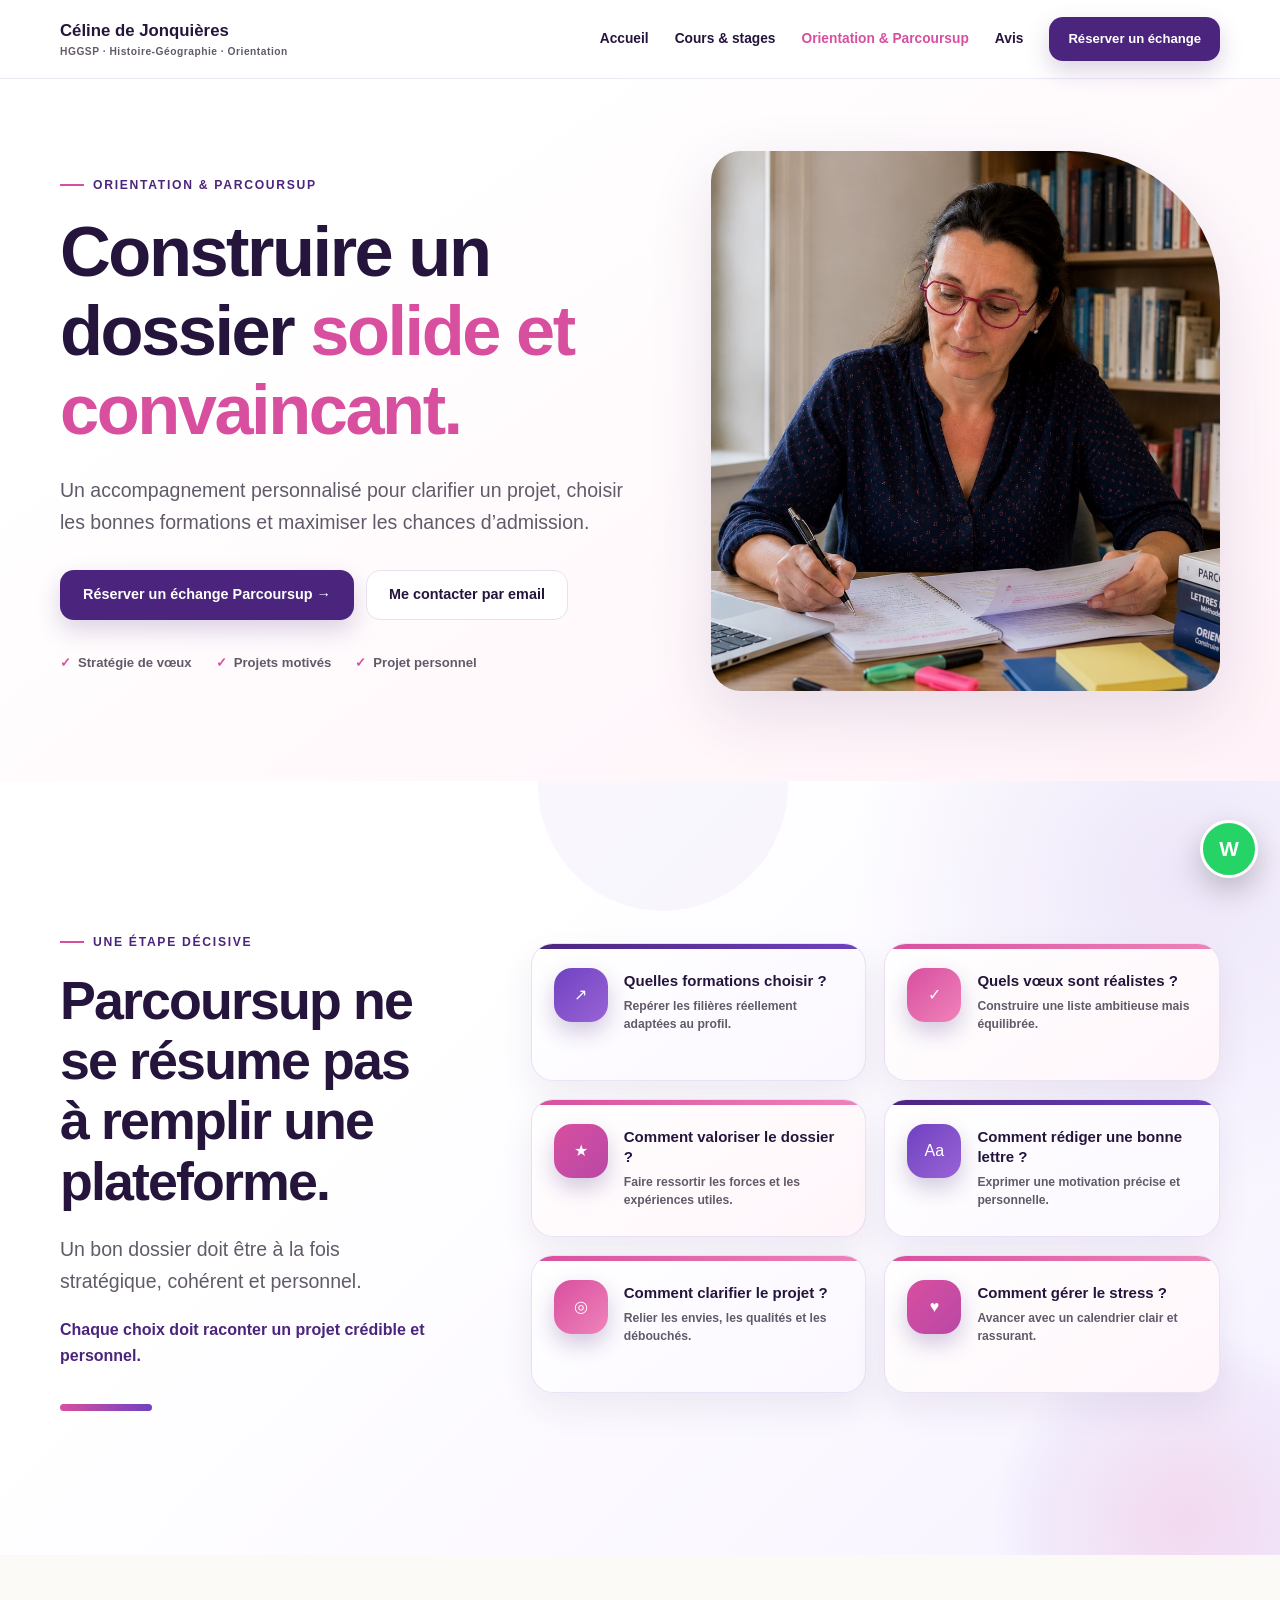
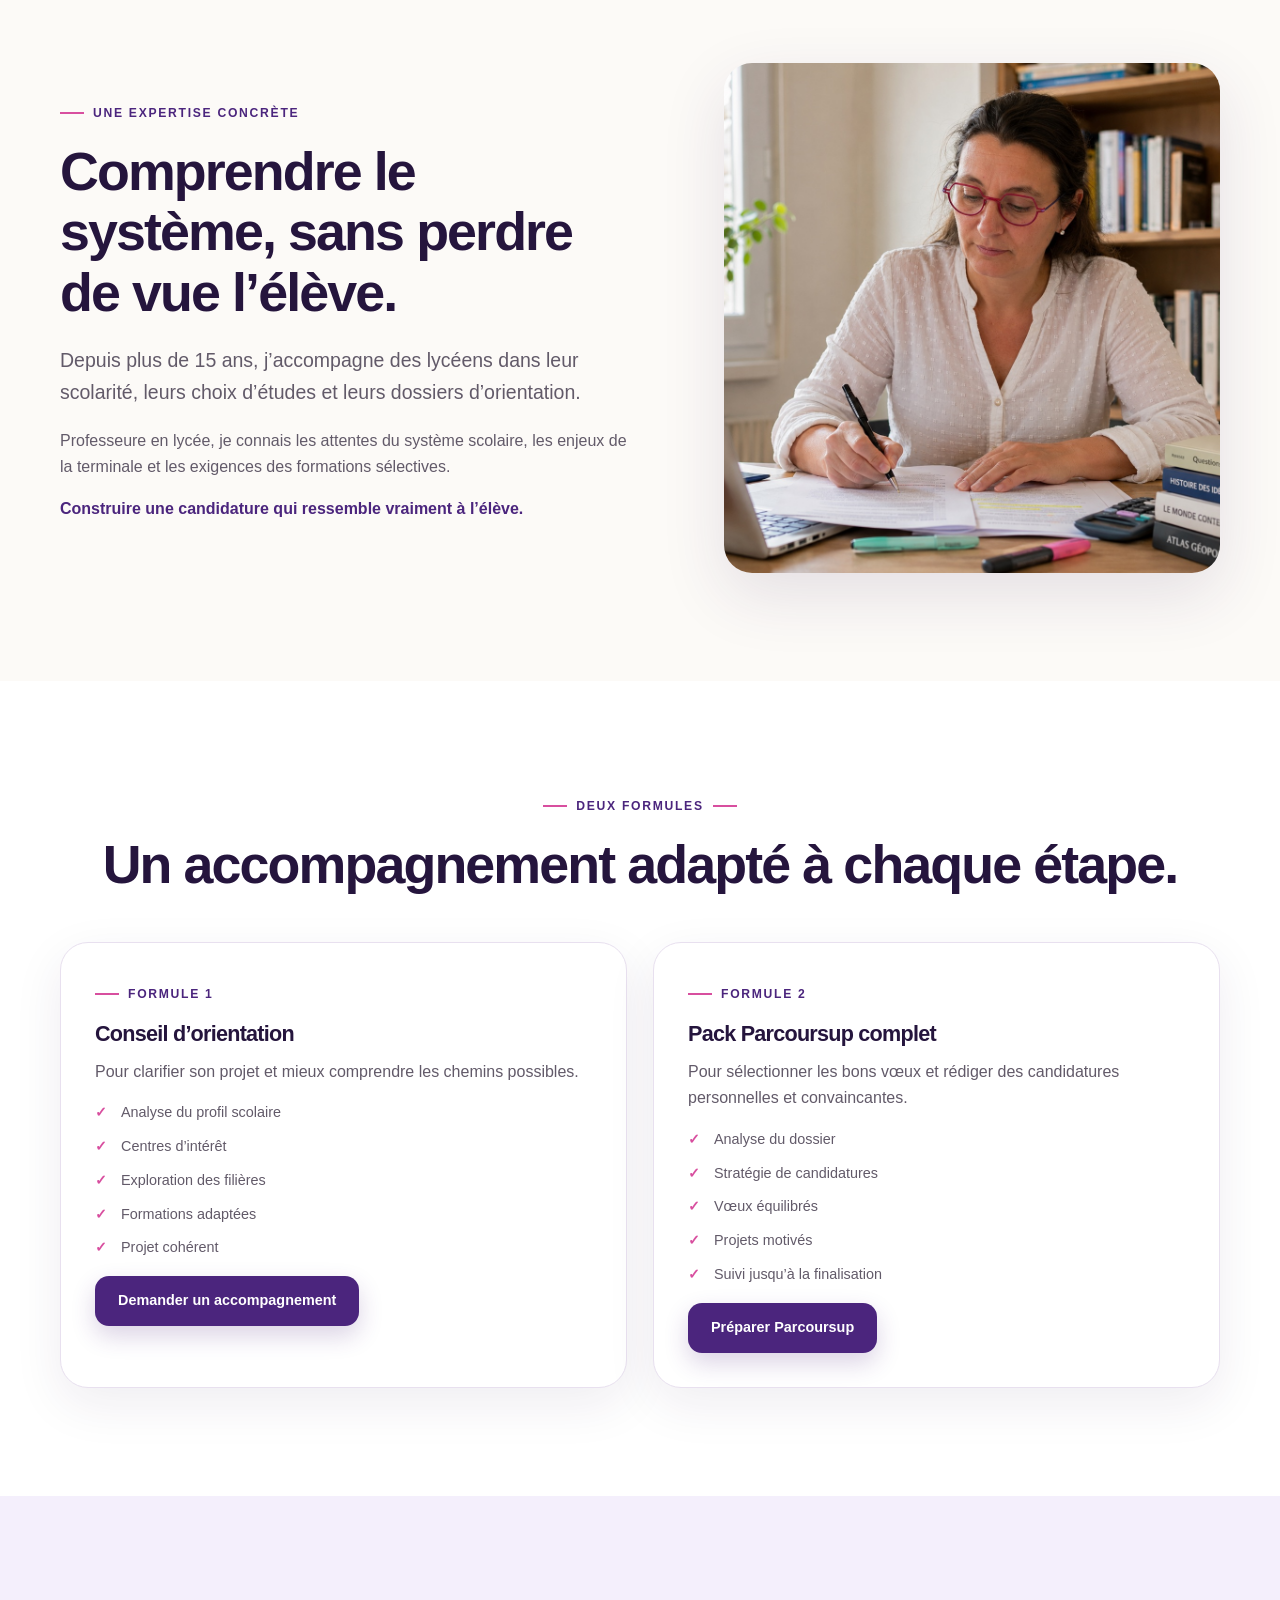
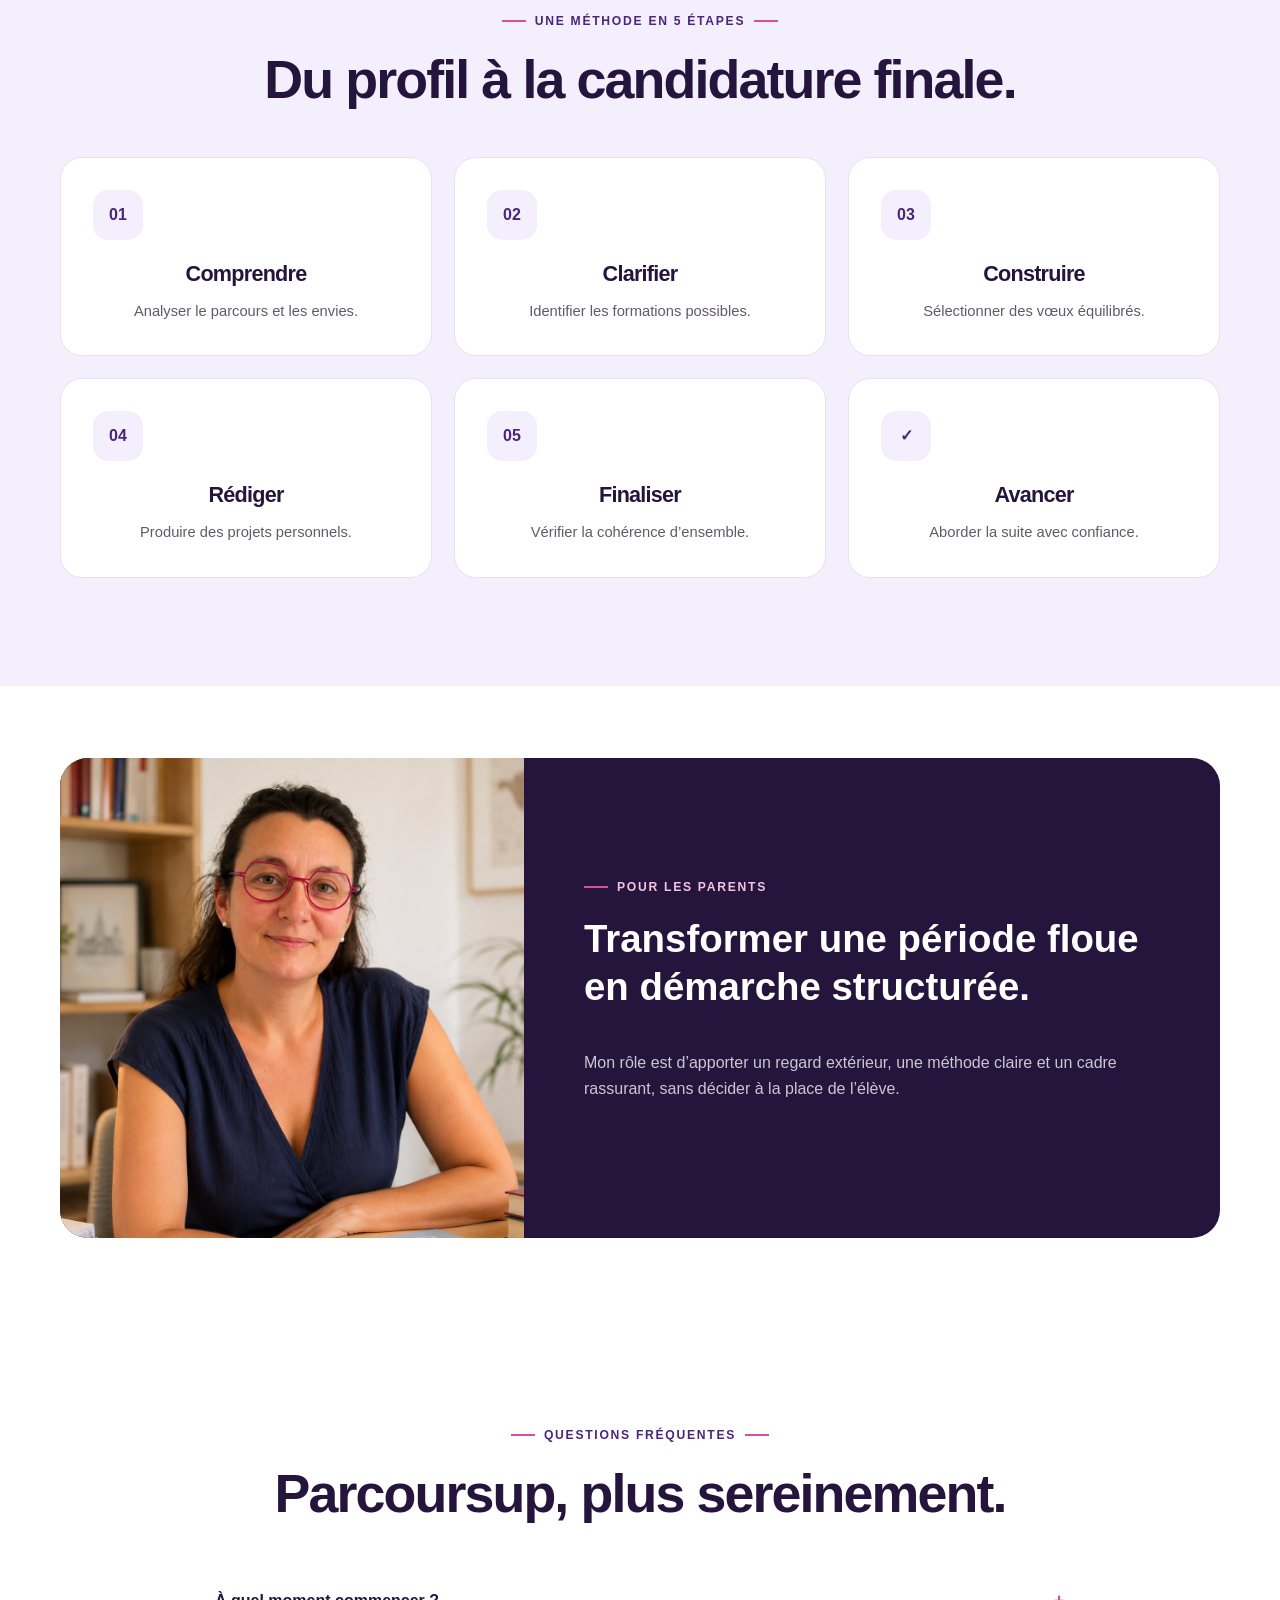
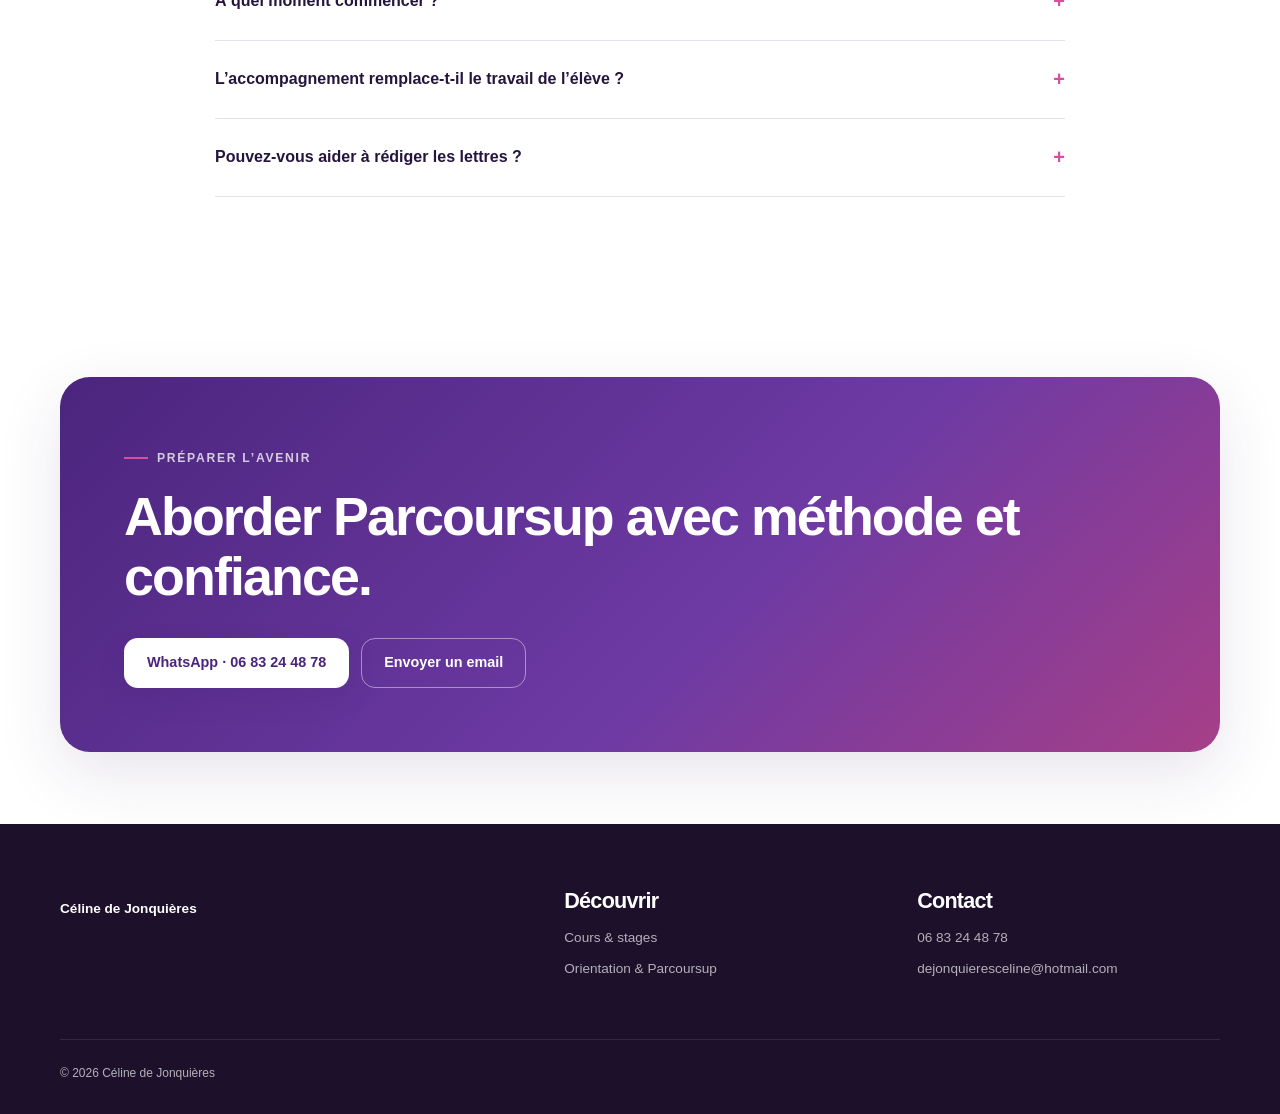
<file: orientation-parcoursup.html>
<!doctype html><html lang="fr"><head><meta charset="utf-8"><meta name="viewport" content="width=device-width,initial-scale=1"><title>Orientation & Parcoursup | Céline de Jonquières</title><link rel="stylesheet" href="styles.css"></head><body>
<header class="site-header"><nav class="nav container"><a class="brand" href="index.html"><span>Céline de Jonquières<span>HGGSP · Histoire-Géographie · Orientation</span></span></a><button class="nav-toggle" aria-expanded="false" aria-label="Ouvrir le menu">☰</button><div class="nav-links"><a href="index.html">Accueil</a><a href="cours-particuliers.html">Cours & stages</a><a class="active" href="orientation-parcoursup.html">Orientation & Parcoursup</a><a href="index.html#avis">Avis</a><a class="btn small" href="https://wa.me/33683244878">Réserver un échange</a></div></nav></header><main>
<section class="page-hero orientation"><div class="container page-hero-grid"><div><p class="eyebrow">Orientation & Parcoursup</p><h1>Construire un dossier <span class="accent">solide et convaincant.</span></h1><p class="lead">Un accompagnement personnalisé pour clarifier un projet, choisir les bonnes formations et maximiser les chances d’admission.</p><div class="actions"><a class="btn" href="https://wa.me/33683244878">Réserver un échange Parcoursup →</a><a class="btn secondary" href="mailto:dejonquieresceline@hotmail.com">Me contacter par email</a></div><div class="trust-row"><span>Stratégie de vœux</span><span>Projets motivés</span><span>Projet personnel</span></div></div><img src="assets/celine-parcoursup.jpg" alt="Céline de Jonquières préparant des dossiers Parcoursup"></div></section>
<section class="section problem-section orientation-problems"><div class="container problem-grid"><div class="problem-intro"><p class="eyebrow">Une étape décisive</p><h2>Parcoursup ne se résume pas à remplir une plateforme.</h2><p class="lead">Un bon dossier doit être à la fois stratégique, cohérent et personnel.</p><p class="kicker">Chaque choix doit raconter un projet crédible et personnel.</p></div><ul class="problem-list"><li><span class="problem-icon">↗</span><span class="problem-copy"><strong>Quelles formations choisir ?</strong><small>Repérer les filières réellement adaptées au profil.</small></span></li><li><span class="problem-icon">✓</span><span class="problem-copy"><strong>Quels vœux sont réalistes ?</strong><small>Construire une liste ambitieuse mais équilibrée.</small></span></li><li><span class="problem-icon">★</span><span class="problem-copy"><strong>Comment valoriser le dossier ?</strong><small>Faire ressortir les forces et les expériences utiles.</small></span></li><li><span class="problem-icon">Aa</span><span class="problem-copy"><strong>Comment rédiger une bonne lettre ?</strong><small>Exprimer une motivation précise et personnelle.</small></span></li><li><span class="problem-icon">◎</span><span class="problem-copy"><strong>Comment clarifier le projet ?</strong><small>Relier les envies, les qualités et les débouchés.</small></span></li><li><span class="problem-icon">♥</span><span class="problem-copy"><strong>Comment gérer le stress ?</strong><small>Avancer avec un calendrier clair et rassurant.</small></span></li></ul></div></section>
<section class="section soft"><div class="container split reverse"><div class="split-media short"><img src="assets/celine-dossier.jpg" alt="Céline de Jonquières travaillant sur un dossier"></div><div><p class="eyebrow">Une expertise concrète</p><h2>Comprendre le système, sans perdre de vue l’élève.</h2><p class="lead">Depuis plus de 15 ans, j’accompagne des lycéens dans leur scolarité, leurs choix d’études et leurs dossiers d’orientation.</p><p class="muted">Professeure en lycée, je connais les attentes du système scolaire, les enjeux de la terminale et les exigences des formations sélectives.</p><p class="kicker">Construire une candidature qui ressemble vraiment à l’élève.</p></div></div></section>
<section class="section"><div class="container"><div class="center"><p class="eyebrow">Deux formules</p><h2>Un accompagnement adapté à chaque étape.</h2></div><div class="offer-grid"><article class="offer"><div class="offer-body"><p class="eyebrow">Formule 1</p><h3>Conseil d’orientation</h3><p class="muted">Pour clarifier son projet et mieux comprendre les chemins possibles.</p><ul><li>Analyse du profil scolaire</li><li>Centres d’intérêt</li><li>Exploration des filières</li><li>Formations adaptées</li><li>Projet cohérent</li></ul><a class="btn" href="https://wa.me/33683244878">Demander un accompagnement</a></div></article><article class="offer"><div class="offer-body"><p class="eyebrow">Formule 2</p><h3>Pack Parcoursup complet</h3><p class="muted">Pour sélectionner les bons vœux et rédiger des candidatures personnelles et convaincantes.</p><ul><li>Analyse du dossier</li><li>Stratégie de candidatures</li><li>Vœux équilibrés</li><li>Projets motivés</li><li>Suivi jusqu’à la finalisation</li></ul><a class="btn" href="https://wa.me/33683244878">Préparer Parcoursup</a></div></article></div></div></section>
<section class="section lavender"><div class="container center"><p class="eyebrow">Une méthode en 5 étapes</p><h2>Du profil à la candidature finale.</h2><div class="cards"><article class="card"><div class="icon">01</div><h3>Comprendre</h3><p>Analyser le parcours et les envies.</p></article><article class="card"><div class="icon">02</div><h3>Clarifier</h3><p>Identifier les formations possibles.</p></article><article class="card"><div class="icon">03</div><h3>Construire</h3><p>Sélectionner des vœux équilibrés.</p></article><article class="card"><div class="icon">04</div><h3>Rédiger</h3><p>Produire des projets personnels.</p></article><article class="card"><div class="icon">05</div><h3>Finaliser</h3><p>Vérifier la cohérence d’ensemble.</p></article><article class="card"><div class="icon">✓</div><h3>Avancer</h3><p>Aborder la suite avec confiance.</p></article></div></div></section>
<section class="section-sm"><div class="container quote-block"><img src="assets/celine-bureau.jpg" alt="Céline de Jonquières à son bureau"><div class="quote-copy"><p class="eyebrow">Pour les parents</p><p class="big-quote">Transformer une période floue en démarche structurée.</p><p>Mon rôle est d’apporter un regard extérieur, une méthode claire et un cadre rassurant, sans décider à la place de l’élève.</p></div></div></section>
<section class="section"><div class="container center"><p class="eyebrow">Questions fréquentes</p><h2>Parcoursup, plus sereinement.</h2><div class="faq"><div class="faq-item"><button class="faq-button">À quel moment commencer ?<span>+</span></button><div class="faq-answer">Idéalement avant la phase de formulation des vœux, mais un accompagnement reste utile lorsque la plateforme est ouverte.</div></div><div class="faq-item"><button class="faq-button">L’accompagnement remplace-t-il le travail de l’élève ?<span>+</span></button><div class="faq-answer">Non. L’objectif est de guider, structurer et améliorer un dossier qui doit rester personnel.</div></div><div class="faq-item"><button class="faq-button">Pouvez-vous aider à rédiger les lettres ?<span>+</span></button><div class="faq-answer">Oui, pour la structuration, la reformulation et la valorisation du profil.</div></div></div></div></section>
<section class="section-sm"><div class="container cta-box"><p class="eyebrow">Préparer l’avenir</p><h2>Aborder Parcoursup avec méthode et confiance.</h2><div class="actions"><a class="btn" href="https://wa.me/33683244878">WhatsApp · 06 83 24 48 78</a><a class="btn secondary" href="mailto:dejonquieresceline@hotmail.com">Envoyer un email</a></div></div></section></main>
<footer class="site-footer"><div class="container footer-grid"><div><a class="brand" href="index.html"><span>Céline de Jonquières</span></a></div><div><h3>Découvrir</h3><a href="cours-particuliers.html">Cours & stages</a><a href="orientation-parcoursup.html">Orientation & Parcoursup</a></div><div><h3>Contact</h3><a href="tel:+33683244878">06 83 24 48 78</a><a href="mailto:dejonquieresceline@hotmail.com">dejonquieresceline@hotmail.com</a></div></div><div class="container copyright">© 2026 Céline de Jonquières</div></footer><a class="whatsapp" href="https://wa.me/33683244878">W</a><script src="script.js"></script></body></html>
</file>
<file: styles.css>
:root{--ink:#25153d;--body:#625a69;--purple:#6f42c1;--purple-dark:#4b257d;--pink:#d84f9f;--pink-soft:#fff2f8;--lavender:#f4effc;--cream:#fcfaf7;--line:#e8e0ef;--shadow:0 22px 65px rgba(60,31,87,.12);--radius:28px}*{box-sizing:border-box}html{scroll-behavior:smooth}body{margin:0;color:var(--ink);font-family:Inter,"Avenir Next",Arial,sans-serif;line-height:1.65;-webkit-font-smoothing:antialiased}img{display:block;max-width:100%}a{color:inherit;text-decoration:none}button{font:inherit}.container{width:min(1160px,calc(100% - 40px));margin:auto}.section{padding:108px 0}.section-sm{padding:72px 0}.soft{background:var(--cream)}.lavender{background:var(--lavender)}.pink-soft{background:var(--pink-soft)}.center{text-align:center}.eyebrow{display:inline-flex;align-items:center;gap:9px;margin:0 0 18px;color:var(--purple-dark);font-size:.76rem;font-weight:800;letter-spacing:.14em;text-transform:uppercase}.eyebrow:before{content:"";width:24px;height:2px;background:var(--pink)}.center .eyebrow:after{content:"";width:24px;height:2px;background:var(--pink)}h1,h2,h3,p{margin-top:0}h1,h2,h3{line-height:1.12;letter-spacing:-.035em}h1{max-width:760px;margin-bottom:24px;font-size:clamp(2.7rem,6vw,5.35rem)}h2{margin-bottom:22px;font-size:clamp(2rem,4.2vw,3.55rem)}h3{margin-bottom:13px;font-size:1.35rem}.lead{max-width:690px;color:var(--body);font-size:clamp(1.05rem,1.8vw,1.22rem)}.center .lead{margin-inline:auto}.accent{color:var(--pink)}.muted{color:var(--body)}.kicker{color:var(--purple-dark);font-weight:800}
.site-header{position:sticky;z-index:50;top:0;border-bottom:1px solid rgba(232,224,239,.75);background:rgba(255,255,255,.91);backdrop-filter:blur(18px)}.nav{display:flex;align-items:center;justify-content:space-between;min-height:78px;gap:30px}.brand{display:flex;align-items:center;font-size:1.05rem;font-weight:850}.brand span span{display:block;color:var(--body);font-size:.64rem;font-weight:650;letter-spacing:.05em}.nav-links{display:flex;align-items:center;gap:26px;font-size:.86rem;font-weight:750}.nav-links a:not(.btn):hover,.nav-links a.active{color:var(--pink)}.nav-toggle{display:none;border:0;background:transparent;color:var(--ink);font-size:1.5rem}.btn{display:inline-flex;align-items:center;justify-content:center;gap:9px;min-height:50px;padding:0 22px;border:1px solid transparent;border-radius:14px;color:#fff;background:var(--purple-dark);box-shadow:0 10px 25px rgba(75,37,125,.2);font-size:.9rem;font-weight:800;transition:.2s}.btn:hover{transform:translateY(-2px);background:var(--purple)}.btn.secondary{border-color:var(--line);color:var(--ink);background:#fff;box-shadow:none}.btn.secondary:hover{border-color:var(--pink);color:var(--pink)}.btn.small{min-height:44px;padding-inline:18px;font-size:.82rem}.actions{display:flex;flex-wrap:wrap;gap:12px;margin-top:32px}
.hero{overflow:hidden;padding:76px 0 92px;background:radial-gradient(circle at 7% 12%,rgba(216,79,159,.13),transparent 22%),radial-gradient(circle at 89% 26%,rgba(111,66,193,.14),transparent 23%),linear-gradient(145deg,#fff 15%,#fcf8ff 60%,#fff7fb)}.hero-grid{display:grid;grid-template-columns:1.05fr .78fr;align-items:center;gap:72px}.hero h1{font-size:clamp(3rem,6vw,5.6rem)}.hero-visual{position:relative}.hero-img{width:100%;height:585px;object-fit:cover;object-position:center top;border-radius:190px 190px 28px 28px;box-shadow:var(--shadow)}.hero-img.landscape{object-position:52% center}.float-card{position:absolute;right:-30px;bottom:34px;max-width:230px;padding:18px 20px;border-radius:18px;background:rgba(255,255,255,.93);box-shadow:0 15px 40px rgba(55,29,78,.18);font-size:.85rem;font-weight:800;line-height:1.4}.float-card b{display:block;color:var(--pink);font-size:1.15rem}.trust-row{display:flex;flex-wrap:wrap;gap:18px 24px;margin-top:32px;color:var(--body);font-size:.82rem;font-weight:750}.trust-row span:before{color:var(--pink);content:"✓";margin-right:7px}.proof-strip{position:relative;z-index:2;margin-top:-32px}.proof-grid{display:grid;grid-template-columns:repeat(4,1fr);overflow:hidden;border:1px solid var(--line);border-radius:24px;background:#fff;box-shadow:var(--shadow)}.proof{padding:28px;border-right:1px solid var(--line)}.proof:last-child{border:0}.proof strong{display:block;color:var(--purple-dark);font-size:1.4rem}.proof span{color:var(--body);font-size:.8rem}
.split{display:grid;grid-template-columns:.92fr 1.08fr;align-items:center;gap:82px}.split.reverse{grid-template-columns:1.08fr .92fr}.split.reverse .split-media{order:2}.split-media img{width:100%;height:610px;object-fit:cover;border-radius:var(--radius);box-shadow:var(--shadow)}.split-media.short img{height:510px}.signature{margin-top:24px;font-weight:850}.signature span{display:block;color:var(--body);font-size:.8rem;font-weight:650}.cards{display:grid;grid-template-columns:repeat(3,1fr);gap:22px;margin-top:48px}.card{padding:32px;border:1px solid var(--line);border-radius:22px;background:#fff;transition:.25s}.card:hover{transform:translateY(-5px);box-shadow:0 18px 45px rgba(55,29,78,.1)}.card .icon{display:grid;width:50px;height:50px;margin-bottom:22px;place-items:center;border-radius:15px;color:var(--purple-dark);background:var(--lavender);font-weight:900}.card p{margin-bottom:0;color:var(--body);font-size:.92rem}.card-link{display:inline-block;margin-top:22px;color:var(--pink);font-size:.86rem;font-weight:850}.offer-grid{display:grid;grid-template-columns:repeat(2,1fr);gap:26px;margin-top:48px}.offer{overflow:hidden;border:1px solid var(--line);border-radius:var(--radius);background:#fff;box-shadow:0 16px 50px rgba(55,29,78,.08)}.offer img{width:100%;height:275px;object-fit:cover}.offer-body{padding:34px}.offer ul,.check-list{padding:0;list-style:none}.offer li,.check-list li{position:relative;margin:10px 0;padding-left:26px;color:var(--body);font-size:.9rem}.offer li:before,.check-list li:before{position:absolute;left:0;color:var(--pink);content:"✓";font-weight:900}.process{display:grid;grid-template-columns:repeat(4,1fr);gap:18px;margin-top:50px;counter-reset:step}.step{padding:26px 24px;border-left:2px solid var(--pink);background:rgba(255,255,255,.7)}.step:before{display:block;margin-bottom:20px;color:var(--pink);content:"0" counter(step);counter-increment:step;font-size:.78rem;font-weight:900;letter-spacing:.12em}.step p{margin-bottom:0;color:var(--body);font-size:.88rem}
.quote-block{display:grid;grid-template-columns:.8fr 1.2fr;overflow:hidden;border-radius:var(--radius);background:var(--ink)}.quote-block img{width:100%;height:100%;min-height:480px;object-fit:cover}.quote-copy{display:flex;flex-direction:column;justify-content:center;padding:60px;color:#fff}.quote-copy .eyebrow{color:#f4c5df}.quote-copy p{color:rgba(255,255,255,.76)}.quote-copy .big-quote{color:#fff;font-size:clamp(1.65rem,3vw,2.55rem);font-weight:800;line-height:1.25}.testimonials{display:grid;grid-template-columns:repeat(3,1fr);gap:22px;margin-top:44px}.testimonial{padding:30px;border:1px solid var(--line);border-radius:22px;background:#fff;box-shadow:0 12px 35px rgba(55,29,78,.06);text-align:left}.testimonial p{margin:0;color:var(--body);font-size:.93rem;line-height:1.65}.review-head{display:flex;align-items:flex-start;justify-content:space-between;gap:18px;margin-bottom:16px}.review-head strong{display:block;color:var(--ink);font-size:.98rem;line-height:1.25}.review-head small{display:block;margin-top:5px;color:var(--body);font-size:.76rem;font-weight:750}.stars{flex:0 0 auto;margin:0;color:#e1a324;letter-spacing:.12em;line-height:1;white-space:nowrap}.review-score{display:inline-flex;margin:4px 0 0;padding:8px 14px;border-radius:999px;color:var(--purple-dark);background:var(--lavender);font-size:.82rem;font-weight:850}.reviews-more{margin:34px auto 0;text-align:center}.reviews-more summary{display:inline-flex;align-items:center;justify-content:center;min-height:44px;padding:0 18px;border-radius:999px;color:#fff;background:var(--purple-dark);box-shadow:0 10px 25px rgba(75,37,125,.18);font-size:.86rem;font-weight:850;cursor:pointer;list-style:none}.reviews-more summary::-webkit-details-marker{display:none}.reviews-more summary:after{content:"+";margin-left:10px;color:var(--pink-soft);font-size:1.05rem}.reviews-more[open] summary:after{content:"−"}.reviews-extra{margin-top:28px}.reviews-expanded,.recommendations-grid{margin-top:22px}.review-separator{display:flex;align-items:center;gap:16px;margin:38px 0 16px;color:var(--purple-dark);font-size:.78rem;font-weight:900;letter-spacing:.14em;text-align:center;text-transform:uppercase}.review-separator span{height:1px;flex:1;background:var(--line)}.review-subtitle{margin:0;text-align:center}
.faq{max-width:850px;margin:40px auto 0}.faq-item{border-bottom:1px solid var(--line)}.faq-button{display:flex;width:100%;align-items:center;justify-content:space-between;padding:22px 0;border:0;color:var(--ink);background:transparent;text-align:left;font-weight:850}.faq-button span{color:var(--pink);font-size:1.25rem}.faq-answer{display:none;padding:0 0 24px;color:var(--body);font-size:.93rem}.faq-item.open .faq-answer{display:block}.faq-item.open .faq-button span{transform:rotate(45deg)}.cta-box{padding:64px;border-radius:30px;color:#fff;background:linear-gradient(135deg,var(--purple-dark),#6d3aa4 58%,#a63f88);box-shadow:var(--shadow)}.cta-box p{max-width:650px;color:rgba(255,255,255,.76)}.cta-box .btn{color:var(--purple-dark);background:#fff}.cta-box .btn.secondary{border-color:rgba(255,255,255,.45);color:#fff;background:transparent}
.page-hero{padding:72px 0 90px;background:linear-gradient(145deg,#fff 25%,var(--pink-soft))}.page-hero-grid{display:grid;grid-template-columns:1fr .86fr;align-items:center;gap:60px}.page-hero h1{font-size:clamp(2.8rem,5.5vw,5rem)}.page-hero img{width:100%;height:540px;object-fit:cover;border-radius:30px 150px 30px 30px;box-shadow:var(--shadow)}.page-hero.orientation img{object-position:57% center}.problem-section{position:relative;overflow:hidden;background:radial-gradient(circle at 8% 88%,rgba(216,79,159,.1),transparent 22%),linear-gradient(135deg,#fff 32%,#fcf8ff)}.problem-section:before,.problem-section:after{position:absolute;border-radius:50%;content:"";pointer-events:none}.problem-section:before{top:-120px;left:42%;width:250px;height:250px;background:rgba(111,66,193,.045)}.problem-section:after{right:-100px;bottom:-160px;width:390px;height:390px;background:radial-gradient(circle,rgba(216,79,159,.16),rgba(111,66,193,.05) 55%,transparent 70%)}.orientation-problems{background:radial-gradient(circle at 92% 12%,rgba(111,66,193,.1),transparent 24%),linear-gradient(135deg,#fff 32%,#f7f2ff)}.problem-grid{position:relative;z-index:1;display:grid;grid-template-columns:.74fr 1.26fr;align-items:center;gap:66px}.problem-intro{position:relative;padding:36px 32px 36px 0}.problem-intro:after{display:block;width:92px;height:7px;margin-top:34px;border-radius:999px;background:linear-gradient(90deg,var(--pink),var(--purple));content:""}.problem-list{display:grid;grid-template-columns:repeat(2,1fr);gap:18px;padding:0;list-style:none}.problem-list li{position:relative;display:flex;min-height:138px;align-items:flex-start;gap:16px;overflow:hidden;padding:24px 22px;border:1px solid rgba(111,66,193,.14);border-radius:22px;color:var(--ink);background:linear-gradient(145deg,#fff,#fbf7ff);box-shadow:0 15px 35px rgba(55,29,78,.075);transition:.25s}.problem-list li:before{position:absolute;top:0;right:0;left:0;height:5px;background:linear-gradient(90deg,var(--purple-dark),var(--purple));content:""}.problem-list li:nth-child(4n+2),.problem-list li:nth-child(4n+3){background:linear-gradient(145deg,#fff,#fff5fa)}.problem-list li:nth-child(4n+2):before,.problem-list li:nth-child(4n+3):before{background:linear-gradient(90deg,var(--pink),#ef83ba)}.problem-list li:hover{transform:translateY(-5px);border-color:rgba(216,79,159,.38);box-shadow:0 22px 42px rgba(55,29,78,.13)}.problem-icon{display:grid;width:54px;height:54px;flex:0 0 54px;place-items:center;border-radius:18px;color:#fff;background:linear-gradient(135deg,var(--purple-dark),var(--purple));box-shadow:0 10px 22px rgba(75,37,125,.24)}.problem-icon svg{width:26px;height:26px;color:#fff}.problem-icon svg,.problem-icon svg *{stroke:currentColor;fill:none;stroke-width:1.9;stroke-linecap:round;stroke-linejoin:round}.icon-glyph{color:#fff;font-size:1.75rem;font-weight:900;line-height:1}.icon-stack{display:grid;gap:0;color:#fff;font-size:.72rem;font-weight:900;line-height:.86;text-align:center}.problem-list li:nth-child(4n+2) .problem-icon,.problem-list li:nth-child(4n+3) .problem-icon{background:linear-gradient(135deg,var(--pink),#b948a6)}.problem-copy{display:flex;flex-direction:column;gap:7px;padding-top:3px}.problem-copy strong{font-size:.94rem;line-height:1.35}.problem-copy small{color:var(--body);font-size:.76rem;font-weight:600;line-height:1.48}.orientation-problems .problem-icon{background:linear-gradient(135deg,#6f42c1,#9a63d6)}.orientation-problems .problem-list li:nth-child(3n+2) .problem-icon{background:linear-gradient(135deg,var(--pink),#ef83ba)}.orientation-problems .problem-list li:nth-child(3n+2):before{background:linear-gradient(90deg,var(--pink),#ef83ba)}.feature-band{padding:62px 0;color:#fff;background:var(--ink)}.feature-band .cards{margin-top:0}.feature-band .card{border-color:rgba(255,255,255,.12);background:rgba(255,255,255,.05)}.feature-band .card h3{color:#fff}.feature-band .card p{color:rgba(255,255,255,.65)}
.site-footer{padding:65px 0 30px;color:rgba(255,255,255,.67);background:#1c102b}.footer-grid{display:grid;grid-template-columns:1.5fr 1fr 1fr;gap:50px}.site-footer .brand,.site-footer h3{color:#fff}.site-footer a{display:block;margin:9px 0;font-size:.85rem}.copyright{margin-top:50px;padding-top:24px;border-top:1px solid rgba(255,255,255,.1);font-size:.75rem}.whatsapp{position:fixed;z-index:45;right:22px;bottom:22px;display:grid;width:58px;height:58px;place-items:center;border:3px solid #fff;border-radius:50%;color:#fff;background:#25d366;box-shadow:0 12px 30px rgba(0,0,0,.22);font-size:1.3rem;font-weight:900}
@media(max-width:950px){.nav-toggle{display:block}.nav-links{position:absolute;top:78px;left:0;display:none;width:100%;align-items:stretch;padding:22px;background:#fff;flex-direction:column}.nav-links.open{display:flex}.hero-grid,.page-hero-grid,.split,.split.reverse,.problem-grid,.quote-block{grid-template-columns:1fr}.hero-visual{max-width:650px}.hero-img{height:550px}.proof-grid{grid-template-columns:repeat(2,1fr)}.split.reverse .split-media{order:initial}.cards,.testimonials{grid-template-columns:repeat(2,1fr)}.process{grid-template-columns:repeat(2,1fr)}}@media(max-width:650px){.container{width:calc(100% - 28px)}.section{padding:76px 0}.nav{min-height:70px}.nav-links{top:70px}.brand span span{display:none}.hero{padding:48px 0 70px}.hero-grid,.page-hero-grid{gap:42px}.hero h1,.page-hero h1{font-size:clamp(2.45rem,13vw,3.5rem)}.hero-img{height:450px;border-radius:130px 130px 22px 22px}.page-hero img{height:430px;border-radius:24px 100px 24px 24px}.float-card{right:10px;bottom:-25px}.proof-strip{margin-top:-12px}.proof-grid,.cards,.offer-grid,.testimonials,.process,.footer-grid,.problem-list{grid-template-columns:1fr}.proof{border-right:0;border-bottom:1px solid var(--line)}.split,.split.reverse,.problem-grid{gap:42px}.split-media img,.split-media.short img{height:430px}.offer img{height:230px}.quote-copy,.cta-box{padding:36px 26px}.quote-block img{min-height:350px}.review-head{gap:12px}.actions .btn{width:100%}}
</file>
